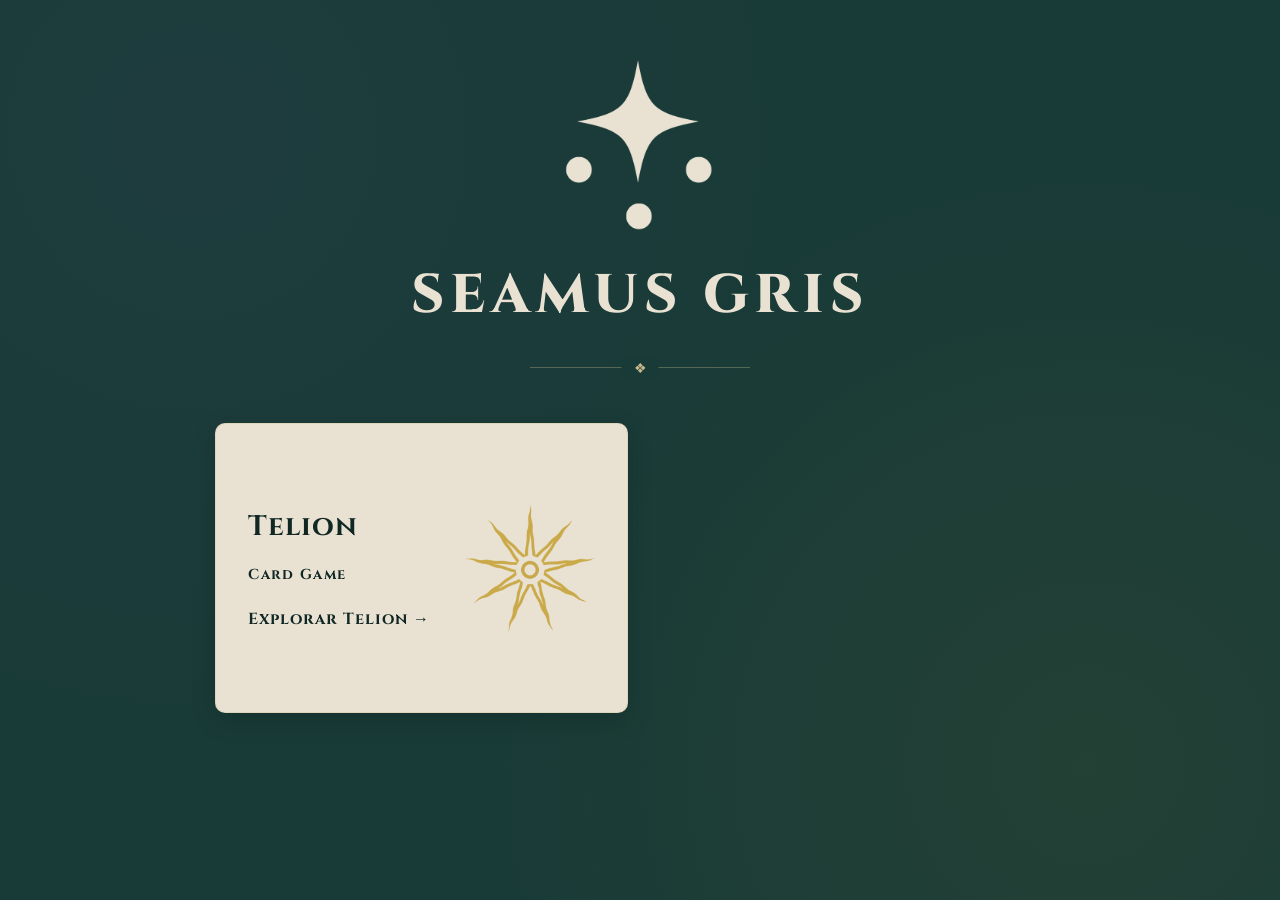
<file: index.html>
<!DOCTYPE html>

<html lang="pt-BR">
<head>
    <meta charset="UTF-8">
    <meta name="viewport" content="width=device-width, initial-scale=1.0">
    
<title>Seamus Gris — Projetos</title>

<link rel="icon" type="image/x-icon" href="favicon.png">

<link rel="preconnect" href="https://fonts.googleapis.com">
<link rel="preconnect" href="https://fonts.gstatic.com" crossorigin>
<link href="https://fonts.googleapis.com/css2?family=Cinzel:wght@600;700;800&family=Lora:ital,wght@0,400;0,500;0,600;1,400&display=swap" rel="stylesheet">

<style>

    @font-face {
            font-family: 'PirataOne';
            src: url('./PirataOne-Regular.ttf') format('truetype');
            font-weight: normal;
            font-style: normal;
        }

    @font-face {
            font-family: 'IFGPSC';
            src: url('./IMFellGreatPrimerSC-Regular.ttf') format('truetype');
            font-weight: normal;
            font-style: normal;
        }

    @font-face {
            font-family: 'Righteous';
            src: url('./Righteous-Regular.ttf') format('truetype');
            font-weight: normal;
            font-style: normal;
        }


    :root {
        --bg-main: #193b37;
        --bg-card: #e9e2d3;
        --bg-card-hover: #ded5c2;

        --accent-green-dark: #294c43;
        --accent-green-light: rgba(82, 107, 91, 0.12);

        /* Bege / destaque */
        --accent-beige: #c7b98f;
        --accent-beige-light: rgba(199, 185, 143, 0.15);

        /* Texto */
        --text-main: #102724;
        --text-light: #e9e2d3;
        --text-muted: #68736d;

        --border-beige: rgba(199, 185, 143, 0.35);

        --font-heading: 'Cinzel', serif;
        --font-body: 'Lora', serif;
        --font-volya: 'PirataOne', serif;
        --font-moira: 'IFGPSC', serif;
        --font-nexus: 'Righteous', sans-serif;
    }

    * {
        box-sizing: border-box;
        margin: 0;
        padding: 0;
    }

    body {
        min-height: 100vh;

        background-color: var(--bg-main);
        color: var(--text-main);

        font-family: var(--font-body);
        font-size: 18px;
        line-height: 1.7;

        background-image:
            radial-gradient(
                circle at 15% 15%,
                rgba(139, 74, 203, 0.045) 0%,
                transparent 45%
            ),
            radial-gradient(
                circle at 85% 85%,
                rgba(181, 138, 24, 0.065) 0%,
                transparent 45%
            );

        background-attachment: fixed;

        -webkit-font-smoothing: antialiased;

        display: flex;
        flex-direction: column;
    }

    .container {
        width: 100%;
        max-width: 1000px;
        margin: 0 auto;
        padding: 50px 25px 30px;
        flex: 1;
    }

    /* =========================
       HEADER
       ========================= */

    header {
        text-align: center;
        margin-bottom: 55px;
    }

    .ornament {
        color: var(--accent-beige);
        font-size: 1.4rem;
        margin-bottom: 14px;
    }

    .main-title {
        font-family: var(--font-heading);
        font-size: 3.4rem;
        font-weight: 800;
        letter-spacing: 6px;
        color: var(--text-light);
        text-transform: uppercase;
        margin-bottom: 8px;
    }

    .subtitle {
        font-family: var(--font-heading);
        font-size: 1rem;
        letter-spacing: 2px;
        color: var(--accent-beige);
        text-transform: uppercase;
    }

    .header-divider {
        width: 220px;
        height: 1px;
        margin: 25px auto 0;
        background: var(--border-beige);
        position: relative;
    }

    .header-divider::after {
        content: '❖';
        position: absolute;
        left: 50%;
        top: 50%;
        transform: translate(-50%, -50%);
        background: var(--bg-main);
        padding: 0 12px;
        color: var(--accent-beige);
        font-size: 0.9rem;
    }

    /* =========================
       INTRO
       ========================= */

    .intro {
        text-align: center;
        max-width: 680px;
        margin: 0 auto 45px;
    }

    .intro p {
        color: var(--text-muted);
        font-size: 1.05rem;
    }

    /* =========================
       PROJECTS
       ========================= */

    .projects-title {
        font-family: var(--font-heading);
        text-align: center;
        font-size: 1.35rem;
        color: var(--accent-beige);
        letter-spacing: 2px;
        text-transform: uppercase;
        margin-bottom: 25px;
    }

    .projects-grid {
        display: grid;
        grid-template-columns: repeat(2, 1fr);
        gap: 25px;
        max-width: 850px;
        margin: 0 auto;
    }

    .project-card {
        display: flex;
        flex-direction: row;
        align-items: center;
        justify-content: space-between;

        min-height: 290px;
        padding: 32px;

        background: var(--bg-card);

        border: 1px solid var(--border-beige);
        border-radius: 10px;

        text-decoration: none;
        color: inherit;

        box-shadow: 0 8px 25px rgba(5, 20, 18, 0.20);

        transition:
            transform 0.25s ease,
            box-shadow 0.25s ease,
            border-color 0.25s ease,
            background 0.25s ease;
    }

    .project-card:hover {
        transform: translateY(-5px);

        background: var(--bg-card-hover);

        border-color: var(--accent-beige);

        box-shadow:
            0 14px 30px rgba(48, 39, 27, 0.12),
            0 0 20px rgba(181, 138, 24, 0.08);
    }

    .project-symbol {
        font-size: 2rem;
        color: var(--accent-beige);
        margin-bottom: 15px;
    }

    .project-name {
        font-family: var(--font-heading);
        font-size: 1.75rem;
        font-weight: 700;
        letter-spacing: 1px;
        color: var(--text-main);
        margin-bottom: 12px;
    }

    .project-type {
        font-family: var(--font-heading);
        font-size: 0.9rem;
        font-weight: 700;
        letter-spacing: 1.5px;
        color: var(--accent-purple);
        margin-bottom: 18px;
    }

    .project-description {
        color: var(--text-muted);
        font-size: 0.95rem;
        line-height: 1.65;
        margin-bottom: 25px;
    }

    .project-link {
        margin-top: auto;

        font-family: var(--font-heading);
        font-size: 1rem;
        font-weight: 700;
        letter-spacing: 1px;

        color: var(--text-main);

        transition: color 0.2s ease;
    }

    .project-card:hover .project-link {
        color: var(--accent-purple);
    }

    .project-info {
        flex: 1;
        min-width: 0;
    }

    .project-logo {
        width: 130px;
        height: 130px;

        flex-shrink: 0;

        display: flex;
        align-items: center;
        justify-content: center;

        margin-left: 30px;
    }

    .project-logo img {
        max-width: 100%;
        max-height: 100%;

        object-fit: contain;

        transition: transform 0.25s ease;
    }

    .project-card:hover .project-logo img {
        transform: scale(1.05);
    }

    /* =========================
       FOOTER
       ========================= */

    footer {
        text-align: center;

        padding: 25px;

        color: var(--text-muted);
        font-size: 0.85rem;

        border-top: 1px solid var(--border-beige);
        margin-top: 55px;
    }

    footer strong {
        font-family: var(--font-heading);
        color: var(--text-main);
        letter-spacing: 1px;
    }

    /* =========================
       MOBILE
       ========================= */

    @media (max-width: 700px) {
        .container {
            padding: 35px 18px 20px;
        }

        .main-title {
            font-size: 2.5rem;
            letter-spacing: 4px;
        }

        .subtitle {
            font-size: 0.8rem;
        }

        .projects-grid {
            grid-template-columns: 1fr;
        }

        .project-card {
            min-height: 250px;
        }
    }
</style>

</head>

<body>

<main class="container">

    <header>
        <img src="seamus-icon.png" style="width: 20%; height: auto;" alt="SeamusGris Logo">

        <h1 class="main-title">Seamus Gris</h1>

        <div class="header-divider"></div>
    </header>


    <section>


        <div class="projects-grid">

            <!-- TELION -->

            <a class="project-card" href="https://seamusgris.github.io/telion/">

                <div class="project-info">
                    <div class="project-name">
                        Telion
                    </div>

                    <div class="project-type">
                        Card Game
                    </div>

                    <div class="project-link">
                        Explorar Telion →
                    </div>
                </div>

                <div class="project-logo">
                     <img src="icon.png" alt="Telion Logo">
                </div>

            </a>


            <!-- VOLYA 

            <a class="project-card" href="./volya/index.html">

                <div class="project-info">
                    <div class="project-name" style="font-family: var(--font-volya); font-size: 2rem;">
                        Volya
                    </div>

                    <div class="project-type" style="font-family: var(--font-volya); font-size: 1.2rem;">
                        Sistema de RPG
                    </div>

                    <div class="project-link" style="font-family: var(--font-volya); font-size: 1.3rem;">
                        Explorar Volya →
                    </div>
                </div>

                <div class="project-logo">
                    <img src="volya-icon.png" alt="Volya Logo">
                </div>

            </a>

            -->

        <!-- MOIRA 

        <a class="project-card" href="/moira/">

            <div class="project-info">
                <div class="project-name" style="font-family: var(--font-moira);">MOIRA</div>
                <div class="project-type" style="font-family: var(--font-moira); font-size: 1rem;">Sistema de RPG baseado em cartas</div>
                <div class="project-link" style="font-family: var(--font-moira); font-size: 1.2rem;">Explorar Moira →</div>
            </div>

            <div class="project-logo">
                <img src="moira.png" alt="Moira Logo">
            </div>

        </a>

        -->

        <!-- NEXUS POINT 

        <a class="project-card" href="/nexus/">

            <div class="project-info">
                <div class="project-name" style="font-family: var(--font-nexus);">NEXUS POINT</div>
                <div class="project-type" style="font-family: var(--font-nexus); font-size: 1rem;">Sistema de RPG modular minimalista</div>
                <div class="project-link" style="font-family: var(--font-nexus); font-size: 1.2rem;">Explorar Nexus Point →</div>
            </div>

            <div class="project-logo">
                <img src="nexus.png" alt="Nexus Logo">
            </div>

        </a>

        -->

        </div>

    </section>

</main>

</body>
</html>
</file>
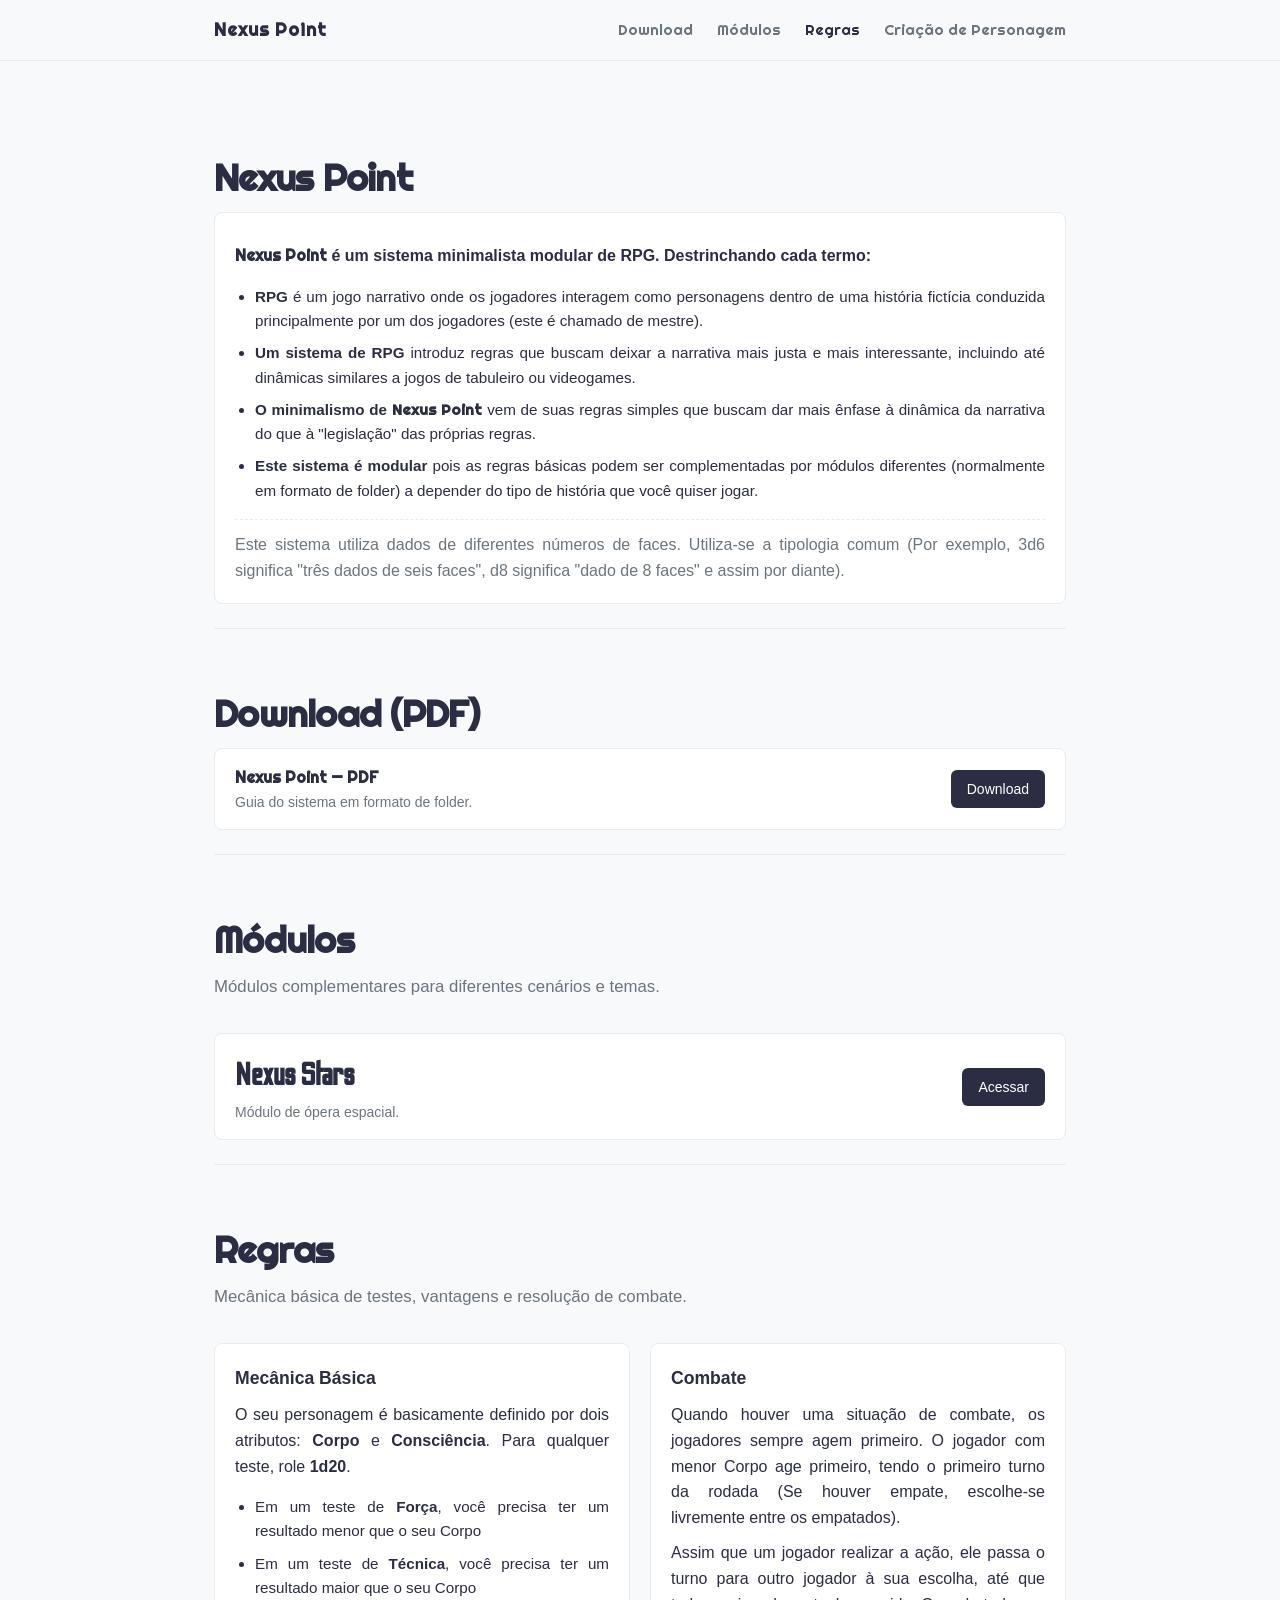
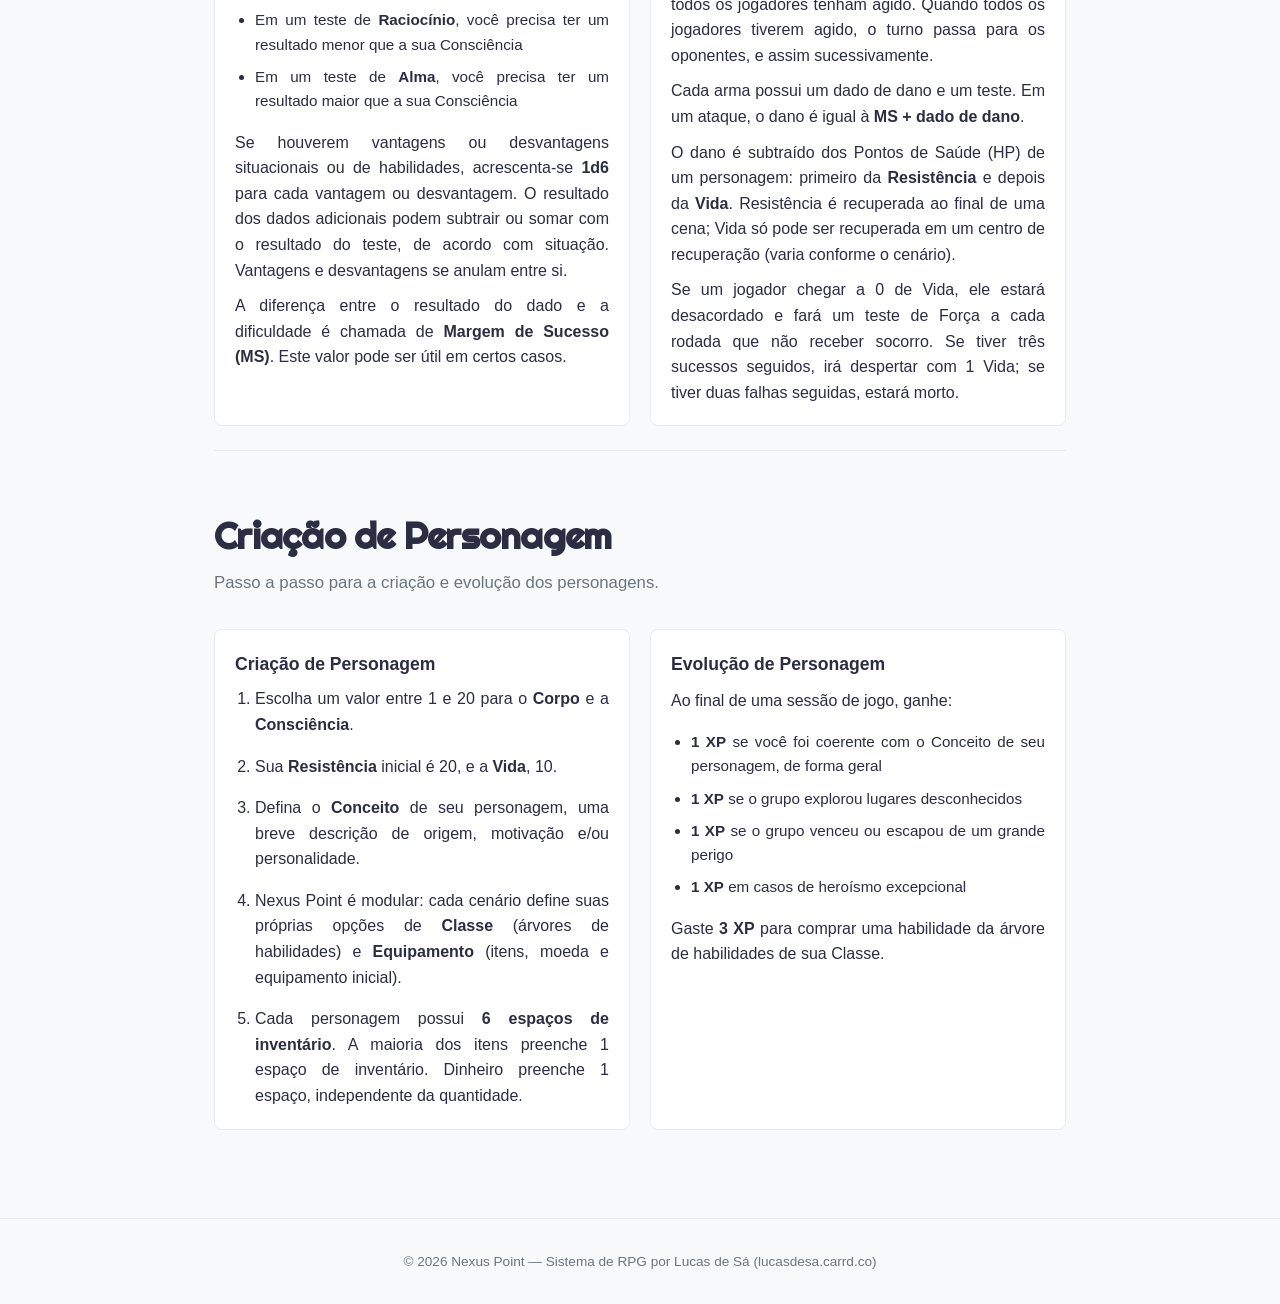
<file: nexus/index.html>
<!DOCTYPE html>
<html lang="pt-BR">
<head>
  <meta charset="UTF-8" />
  <meta name="viewport" content="width=device-width, initial-scale=1.0" />
  <title>Nexus Point RPG</title>
  <link rel="stylesheet" href="style.css" />
</head>
<body>

  <header class="header">
    <div class="header-container">
      <div class="logo">Nexus Point</div>
      <nav class="nav">
        <a href="#download" class="nav-link">Download</a>
        <a href="#modules" class="nav-link">Módulos</a>
        <a href="#rules" class="nav-link active">Regras</a>
        <a href="#character-creation" class="nav-link">Criação de Personagem</a>
      </nav>
    </div>
  </header>

  <main class="main-content">
    
    <!-- Hero / Intro -->
    <section class="section hero-section">
      <h2>Nexus Point</h2>
      
      <div class="card-grid intro-grid">
        <article class="card">
          <p><strong> <a style="font-family: Righteous;">Nexus Point</a> é um sistema minimalista modular de RPG. Destrinchando cada termo:</strong></p>
          <ul class="bullet-list">
            <li><strong>RPG</strong> é um jogo narrativo onde os jogadores interagem como personagens dentro de uma história fictícia conduzida principalmente por um dos jogadores (este é chamado de mestre).</li>
            <li><strong>Um sistema de RPG</strong> introduz regras que buscam deixar a narrativa mais justa e mais interessante, incluindo até dinâmicas similares a jogos de tabuleiro ou videogames.</li>
            <li><strong>O minimalismo de <a style="font-family: Righteous;">Nexus Point</a></strong> vem de suas regras simples que buscam dar mais ênfase à dinâmica da narrativa do que à "legislação" das próprias regras.</li>
            <li><strong>Este sistema é modular</strong> pois as regras básicas podem ser complementadas por módulos diferentes (normalmente em formato de folder) a depender do tipo de história que você quiser jogar.</li>
          </ul>
          <p class="note-text">Este sistema utiliza dados de diferentes números de faces. Utiliza-se a tipologia comum (Por exemplo, 3d6 significa "três dados de seis faces", d8 significa "dado de 8 faces" e assim por diante).</p>
        </article>
      </div>
    </section>

    <!-- Downloads -->
    <section id="download" class="section">
      <h2>Download (PDF)</h2>

      <div class="download-list">
        <div class="download-item">
          <div>
            <strong style="font-family: Righteous;">Nexus Point — PDF</strong>
            <p>Guia do sistema em formato de folder.</p>
          </div>
          <a href="./Nexus-System.pdf" target="_blank" class="btn">Download</a>
        </div>
      </div>
    </section>

        <!-- Módulos -->
    <section id="modules" class="section">
      <h2>Módulos</h2>
      <p class="lead">Módulos complementares para diferentes cenários e temas.</p>

      <!-- <div class="download-list">
        <div class="download-item">
          <div>
            <strong style="font-family: IMFGP; font-size: 2rem;">Nexus Spells</strong>
            <p>Módulo de magia gerativa.</p>
          </div>
          <a href="./spells/" target="_blank" class="btn">Acessar</a>
        </div> -->

        <div class="download-item">
          <div>
            <strong style="font-family: OdibeeSans; font-size: 2rem;">Nexus Stars</strong>
            <p>Módulo de ópera espacial.</p>
          </div>
          <a href="./stars/" target="_blank" class="btn">Acessar</a>
        </div>
      </div>
    </section>
    </section>

    <!-- Regras (Mecânica Básica e Combate) -->
    <section id="rules" class="section">
      <h2>Regras</h2>
      <p class="lead">Mecânica básica de testes, vantagens e resolução de combate.</p>

      <div class="card-grid">
        <article class="card">
          <h3>Mecânica Básica</h3>
          <p>O seu personagem é basicamente definido por dois atributos: <strong>Corpo</strong> e <strong>Consciência</strong>. Para qualquer teste, role <strong>1d20</strong>.</p>
          <ul class="bullet-list">
            <li>Em um teste de <strong>Força</strong>, você precisa ter um resultado menor que o seu Corpo</li>
            <li>Em um teste de <strong>Técnica</strong>, você precisa ter um resultado maior que o seu Corpo</li>
            <li>Em um teste de <strong>Raciocínio</strong>, você precisa ter um resultado menor que a sua Consciência</li>
            <li>Em um teste de <strong>Alma</strong>, você precisa ter um resultado maior que a sua Consciência</li>
          </ul>
          <p>Se houverem vantagens ou desvantagens situacionais ou de habilidades, acrescenta-se <strong>1d6</strong> para cada vantagem ou desvantagem. O resultado dos dados adicionais podem subtrair ou somar com o resultado do teste, de acordo com situação. Vantagens e desvantagens se anulam entre si.</p>
          <p>A diferença entre o resultado do dado e a dificuldade é chamada de <strong>Margem de Sucesso (MS)</strong>. Este valor pode ser útil em certos casos.</p>
        </article>

        <article class="card">
          <h3>Combate</h3>
          <p>Quando houver uma situação de combate, os jogadores sempre agem primeiro. O jogador com menor Corpo age primeiro, tendo o primeiro turno da rodada (Se houver empate, escolhe-se livremente entre os empatados).<br> </p>
          <p>Assim que um jogador realizar a ação, ele passa o turno para outro jogador à sua escolha, até que todos os jogadores tenham agido. Quando todos os jogadores tiverem agido, o turno passa para os oponentes, e assim sucessivamente.</p>
          <p>Cada arma possui um dado de dano e um teste. Em um ataque, o dano é igual à <strong>MS + dado de dano</strong>.</p>
          <p>O dano é subtraído dos Pontos de Saúde (HP) de um personagem: primeiro da <strong>Resistência</strong> e depois da <strong>Vida</strong>. Resistência é recuperada ao final de uma cena; Vida só pode ser recuperada em um centro de recuperação (varia conforme o cenário).</p>
          <p>Se um jogador chegar a 0 de Vida, ele estará desacordado e fará um teste de Força a cada rodada que não receber socorro. Se tiver três sucessos seguidos, irá despertar com 1 Vida; se tiver duas falhas seguidas, estará morto.</p>
        </article>
      </div>
    </section>

    <!-- Criação de Personagem -->
    <section id="character-creation" class="section">
      <h2>Criação de Personagem</h2>
      <p class="lead">Passo a passo para a criação e evolução dos personagens.</p>

      <div class="card-grid">
        <article class="card">
          <h3>Criação de Personagem</h3>
          <ol class="step-list">
            <li>Escolha um valor entre 1 e 20 para o <strong>Corpo</strong> e a <strong>Consciência</strong>.</li>
            <li>Sua <strong>Resistência</strong> inicial é 20, e a <strong>Vida</strong>, 10.</li>
            <li>Defina o <strong>Conceito</strong> de seu personagem, uma breve descrição de origem, motivação e/ou personalidade.</li>
            <li>Nexus Point é modular: cada cenário define suas próprias opções de <strong>Classe</strong> (árvores de habilidades) e <strong>Equipamento</strong> (itens, moeda e equipamento inicial).</li>
            <li>Cada personagem possui <strong>6 espaços de inventário</strong>. A maioria dos itens preenche 1 espaço de inventário. Dinheiro preenche 1 espaço, independente da quantidade.</li>
          </ol>
        </article>

        <article class="card">
          <h3>Evolução de Personagem</h3>
          <p>Ao final de uma sessão de jogo, ganhe:</p>
          <ul class="bullet-list">
            <li><strong>1 XP</strong> se você foi coerente com o Conceito de seu personagem, de forma geral</li>
            <li><strong>1 XP</strong> se o grupo explorou lugares desconhecidos</li>
            <li><strong>1 XP</strong> se o grupo venceu ou escapou de um grande perigo</li>
            <li><strong>1 XP</strong> em casos de heroísmo excepcional</li>
          </ul>
          <p>Gaste <strong>3 XP</strong> para comprar uma habilidade da árvore de habilidades de sua Classe.</p>
        </article>
      </div>
    </section>

  </main>

  <footer class="footer">
    <p>&copy; 2026 Nexus Point — Sistema de RPG por Lucas de Sá (lucasdesa.carrd.co)</p>
  </footer>

</body>
</html>
</file>
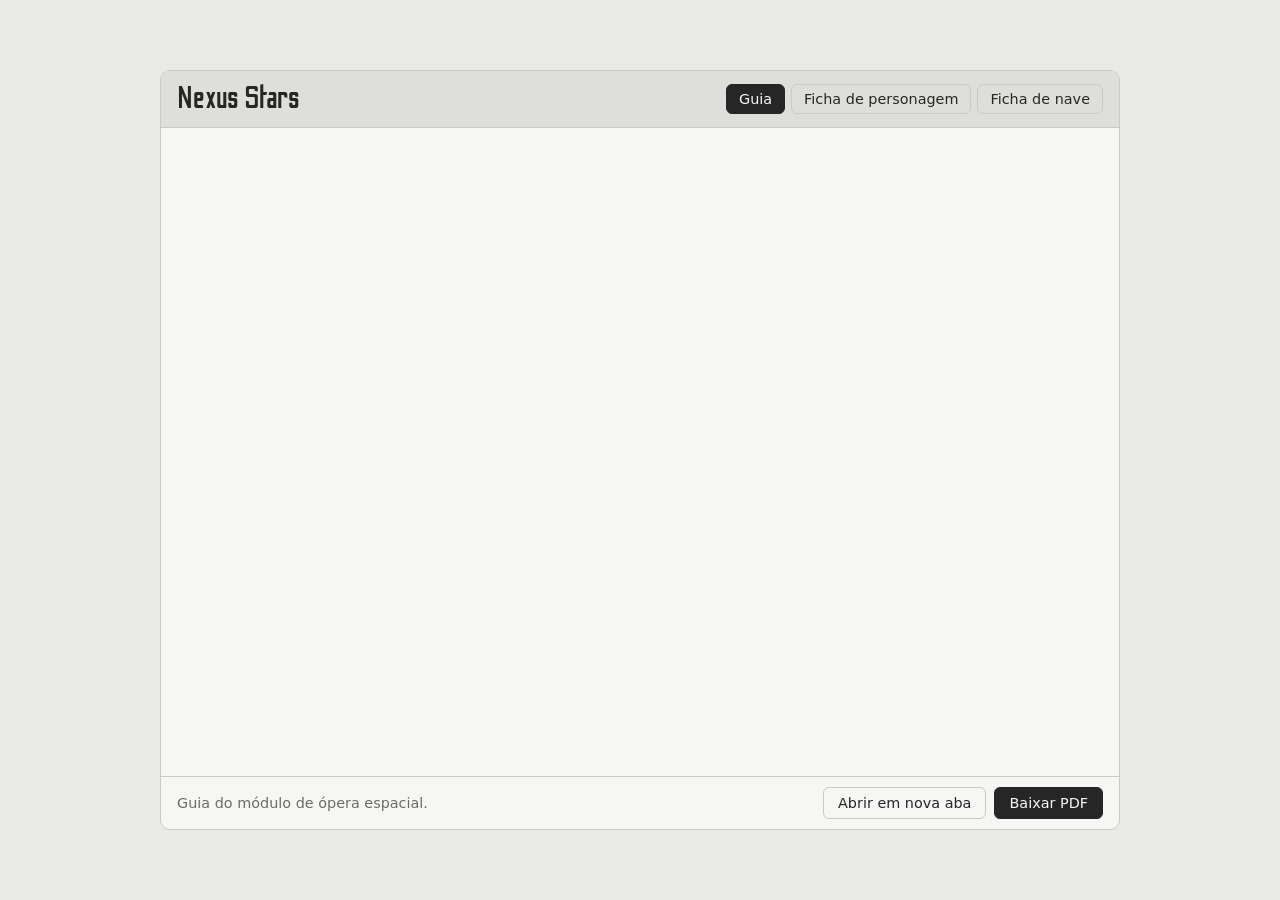
<file: nexus/stars/index.html>
<!DOCTYPE html>
<html lang="pt-BR">
<head>
  <meta charset="UTF-8" />
  <meta name="viewport" content="width=device-width, initial-scale=1, viewport-fit=cover" />
  <title>Nexus Stars</title>
  <link rel="preconnect" href="https://fonts.googleapis.com" />
  <link rel="preconnect" href="https://fonts.gstatic.com" crossorigin />
  <link href="https://fonts.googleapis.com/css2?family=Odibee+Sans&display=swap" rel="stylesheet" />
  <style>
    :root {
      --bg: #e9e9e7;
      --window: #f6f6f4;
      --bar: #dededb;
      --ink: #262626;
      --muted: #6b6b68;
      --line: #c9c9c5;
      --active: #262626;
      --active-ink: #f6f6f4;
      --title: "Odibee Sans", "Bebas Neue", Impact, "Arial Narrow", sans-serif;
      --body: system-ui, -apple-system, "Segoe UI", Roboto, sans-serif;
      color-scheme: light;
    }
    @media (prefers-color-scheme: dark) {
      :root:not([data-theme="light"]) {
        --bg: #151617;
        --window: #202123;
        --bar: #2a2b2d;
        --ink: #ececea;
        --muted: #9a9a96;
        --line: #3a3b3d;
        --active: #ececea;
        --active-ink: #202123;
        color-scheme: dark;
      }
    }
    :root[data-theme="dark"] {
      --bg: #151617;
      --window: #202123;
      --bar: #2a2b2d;
      --ink: #ececea;
      --muted: #9a9a96;
      --line: #3a3b3d;
      --active: #ececea;
      --active-ink: #202123;
      color-scheme: dark;
    }

    * { box-sizing: border-box; }
    html, body { height: 100%; margin: 0; }
    body {
      background: var(--bg);
      color: var(--ink);
      font-family: var(--body);
      display: grid;
      place-items: center;
      padding: 16px;
      padding-top: calc(16px + env(safe-area-inset-top, 0px));
      padding-bottom: calc(16px + env(safe-area-inset-bottom, 0px));
    }

    .window {
      width: min(960px, 100%);
      height: min(760px, 100%);
      background: var(--window);
      border: 1px solid var(--line);
      border-radius: 10px;
      display: flex;
      flex-direction: column;
      overflow: hidden;
    }

    .bar {
      background: var(--bar);
      border-bottom: 1px solid var(--line);
      padding: 12px 16px;
      display: flex;
      flex-wrap: wrap;
      align-items: center;
      gap: 12px 24px;
    }
    h1 {
      font-family: var(--title);
      font-weight: 400;
      font-size: 2rem;
      line-height: 1;
      margin: 0;
      letter-spacing: 0.01em;
    }
    .tabs { display: flex; flex-wrap: wrap; gap: 6px; margin-left: auto; }
    .tab {
      font: inherit;
      font-size: 0.9rem;
      color: var(--ink);
      background: transparent;
      border: 1px solid var(--line);
      border-radius: 6px;
      padding: 6px 12px;
      cursor: pointer;
    }
    .tab:hover { border-color: var(--ink); }
    .tab[aria-selected="true"] {
      background: var(--active);
      color: var(--active-ink);
      border-color: var(--active);
    }
    .tab:focus-visible, .btn:focus-visible { outline: 2px solid var(--ink); outline-offset: 2px; }

    .viewer { flex: 1; min-height: 0; background: var(--window); }
    .viewer iframe { width: 100%; height: 100%; border: 0; display: block; }

    .foot {
      border-top: 1px solid var(--line);
      padding: 10px 16px;
      display: flex;
      flex-wrap: wrap;
      align-items: center;
      justify-content: space-between;
      gap: 8px 16px;
    }
    .desc { margin: 0; font-size: 0.9rem; color: var(--muted); }
    .actions { display: flex; gap: 8px; }
    .btn {
      font: inherit;
      font-size: 0.9rem;
      text-decoration: none;
      color: var(--ink);
      border: 1px solid var(--line);
      border-radius: 6px;
      padding: 7px 14px;
    }
    .btn:hover { border-color: var(--ink); }
    .btn.primary { background: var(--active); color: var(--active-ink); border-color: var(--active); }

    @media (max-width: 560px) {
      body { padding: 0; }
      .window { border-radius: 0; border-left: 0; border-right: 0; height: 100%; }
      .tabs { margin-left: 0; }
      .actions { width: 100%; }
      .btn { flex: 1; text-align: center; }
    }
  </style>
</head>
<body>

  <main class="window">
    <header class="bar">
      <h1>Nexus Stars</h1>
      <div class="tabs" role="tablist" aria-label="Documentos">
        <button class="tab" role="tab" data-i="0" aria-selected="true">Guia</button>
        <button class="tab" role="tab" data-i="1" aria-selected="false">Ficha de personagem</button>
        <button class="tab" role="tab" data-i="2" aria-selected="false">Ficha de nave</button>
      </div>
    </header>

    <div class="viewer">
      <iframe id="frame" title="Visualizador de PDF"></iframe>
    </div>

    <footer class="foot">
      <p class="desc" id="desc"></p>
      <div class="actions">
        <a class="btn" id="open" target="_blank" rel="noopener">Abrir em nova aba</a>
        <a class="btn primary" id="download" download>Baixar PDF</a>
      </div>
    </footer>
  </main>

  <script>
    // Ajuste os nomes dos arquivos se necessário (devem estar na mesma pasta desta página).
    const docs = [
      { file: "Nexus Stars.pdf", desc: "Guia do módulo de ópera espacial." },
      { file: "Nexus Stars - Ficha de Personagem.pdf", desc: "Ficha com o guia de criação de personagem." },
      { file: "Nexus-Stars-Ficha-de-Nave.pdf", desc: "Ficha de nave com o guia de montagem e custos." }
    ];

    const frame = document.getElementById("frame");
    const desc = document.getElementById("desc");
    const openBtn = document.getElementById("open");
    const downloadBtn = document.getElementById("download");
    const tabs = document.querySelectorAll(".tab");

    function show(i) {
      const d = docs[i];
      frame.src = d.file + "#view=FitH";
      desc.textContent = d.desc;
      openBtn.href = d.file;
      downloadBtn.href = d.file;
      tabs.forEach((t, n) => t.setAttribute("aria-selected", String(n === i)));
      try { history.replaceState(null, "", "#" + ["guia", "personagem", "nave"][i]); } catch (e) {}
    }

    tabs.forEach(t => t.addEventListener("click", () => show(Number(t.dataset.i))));

    const start = ["#guia", "#personagem", "#nave"].indexOf(location.hash);
    show(start > -1 ? start : 0);
  </script>
</body>
</html>
</file>
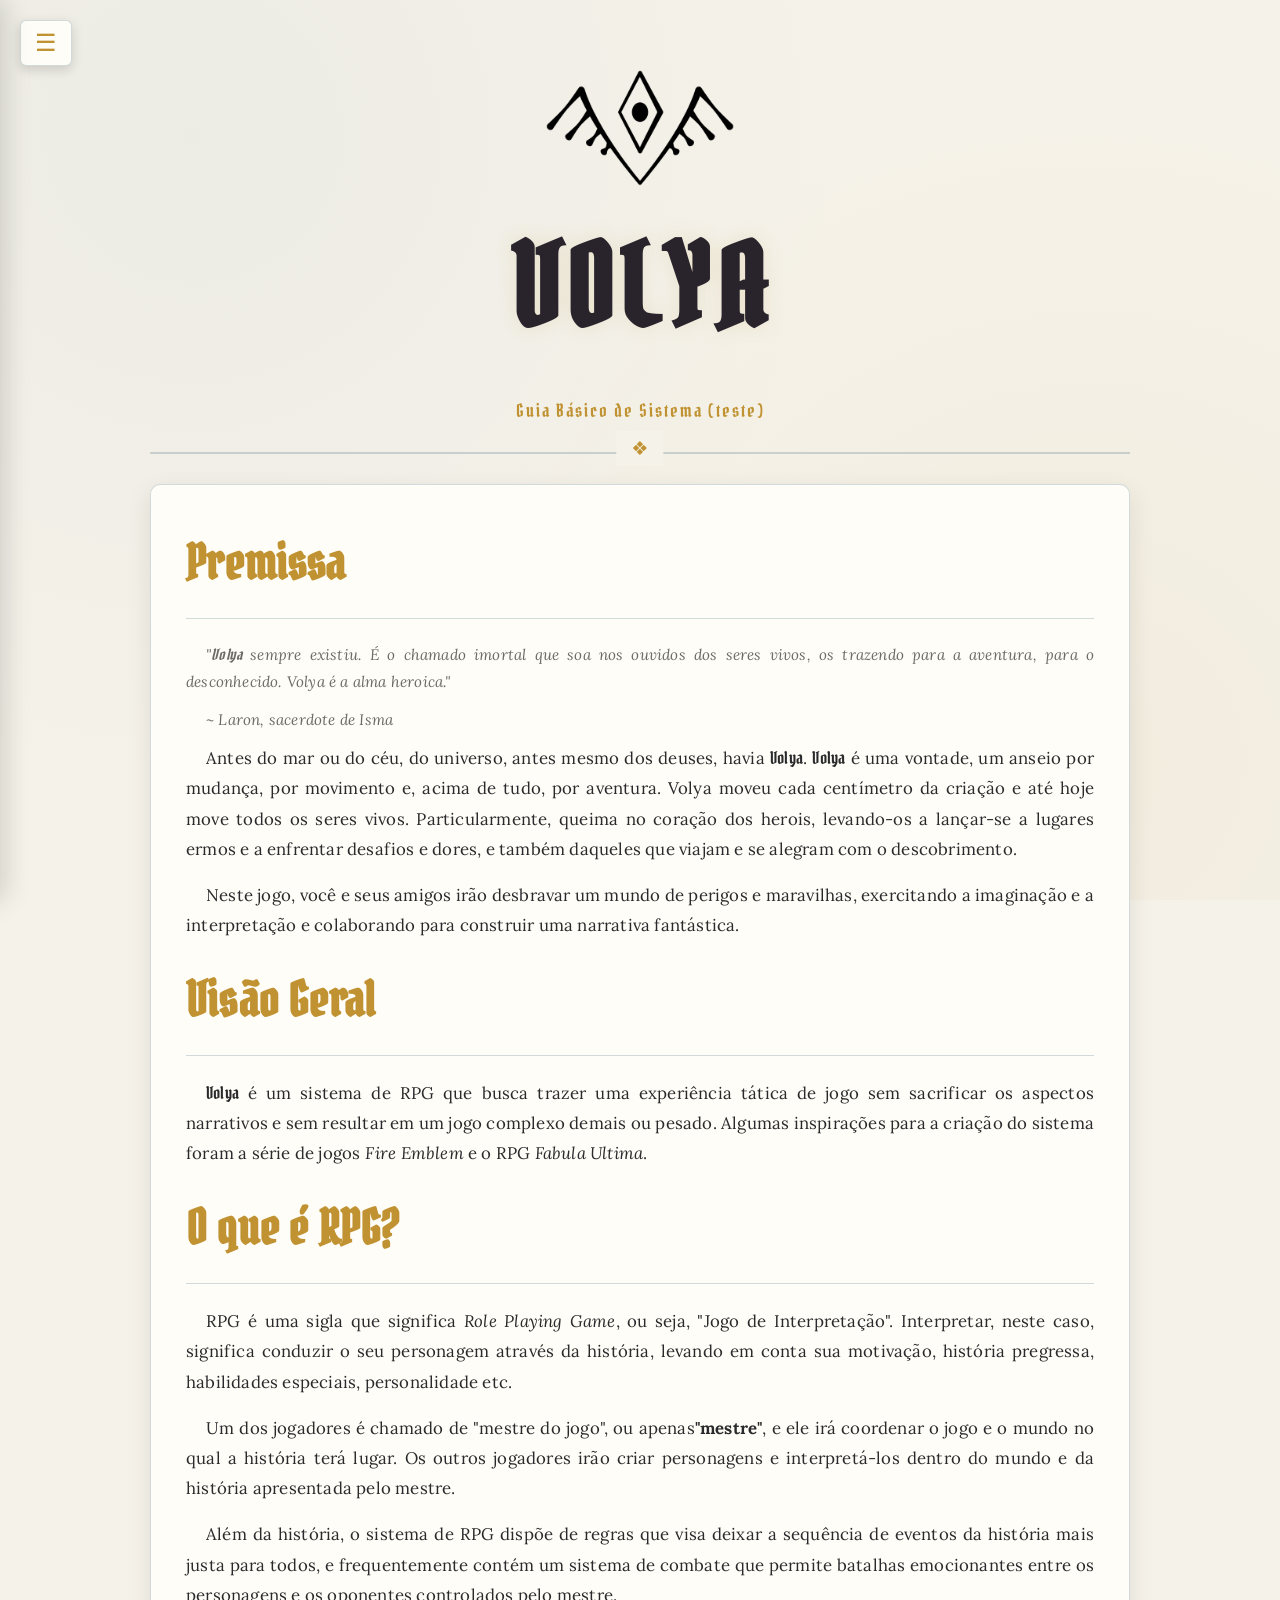
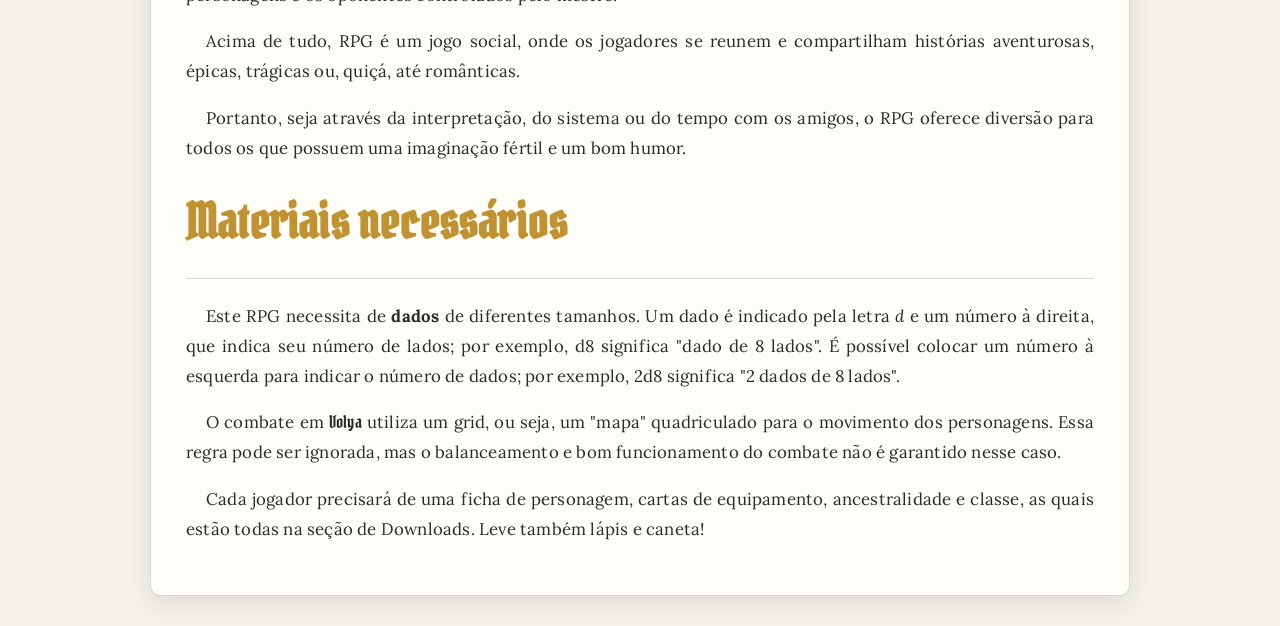
<file: a-demanda/index1.html>
<!DOCTYPE html>
<html lang="pt-BR">
<head>
    <meta charset="UTF-8">
    <meta name="viewport" content="width=device-width, initial-scale=1.0">
    <title>Volya RPG (teste)</title>
    <link rel="icon" type="image/x-icon" href="volya-favicon.png">
    <link rel="stylesheet" href="volya.css">
</head>

<body>
    
    <!-- Botão para abrir/fechar a sidebar -->
    <button class="sidebar-toggle" onclick="toggleSidebar()">☰</button>

    <!-- Sidebar Retrátil -->
    <aside class="sidebar" id="sidebar">
        <button class="close-btn" onclick="toggleSidebar()">✕</button>
        <div class="sidebar-header">
            <h3>Navegação</h3>
        </div>
        <nav class="sidebar-nav">
            <button class="tab-button active" onclick="switchTab(event, 'inicio')">Início</button>
            <button class="tab-button" onclick="switchTab(event, 'personagens')">Criação de Personagens</button>
            <button class="tab-button" onclick="switchTab(event, 'regras')">Regras</button>
            <button class="tab-button" onclick="switchTab(event, 'combate')">Combate</button>
            <button class="tab-button" onclick="switchTab(event, 'equipamento')">Itens e Equipamento</button>
            <button class="tab-button" onclick="switchTab(event, 'progressao')">Progressão</button>
            <button class="tab-button" onclick="switchTab(event, 'downloads')">Downloads</button>
        </nav>
    </aside>

    <div class="container">
        
         <header>
            <img src="volya.png" style="width: 20%; height: auto; margin-bottom: -50px;" alt="Volya Logo">
            <h1 class="main-title">Volya</h1>
            <div class="subtitle">Guia Básico de Sistema (teste)</div>
        </header>

        <div id="inicio" class="tab-content active">
            <div class="panel">
                <h2 class="section-title">Premissa</h2>
                <p style="font-size: 0.95rem; color: var(--text-muted); margin-bottom: 10px;"><em>"<span class="emphasis">Volya</span> sempre existiu. É o chamado imortal que soa nos ouvidos dos seres vivos, os trazendo para a aventura, para o desconhecido. Volya é a alma heroica."</em></p>
                <p style="font-size: 0.95rem; color: var(--text-muted); margin-bottom: 10px;"><em>~ Laron, sacerdote de Isma</em></p>
                <p>
                    Antes do mar ou do céu, do universo, antes mesmo dos deuses, havia <span class="emphasis">Volya</span>. <span class="emphasis">Volya</span> é uma vontade, um anseio por mudança, por movimento e, acima de tudo, por aventura. Volya moveu cada centímetro da criação e até hoje move todos os seres vivos. Particularmente, queima no coração dos herois, levando-os a lançar-se a lugares ermos e a enfrentar desafios e dores, e também daqueles que viajam e se alegram com o descobrimento.
                </p>
                <p>
                    Neste jogo, você e seus amigos irão desbravar um mundo de perigos e maravilhas, exercitando a imaginação e a interpretação e colaborando para construir uma narrativa fantástica.
                </p>

                <h2 class="section-title">Visão Geral</h2>
                <p>
                    <span class="emphasis">Volya</span> é um sistema de RPG que busca trazer uma experiência tática de jogo sem sacrificar os aspectos narrativos e sem resultar em um jogo complexo demais ou pesado. Algumas inspirações para a criação do sistema foram a série de jogos <i>Fire Emblem</i> e o RPG <i>Fabula Ultima</i>.
                </p>

                <h2 class="section-title">O que é RPG?</h2>
                <p>
                    RPG é uma sigla que significa <i>Role Playing Game</i>, ou seja, "Jogo de Interpretação". Interpretar, neste caso, significa conduzir o seu personagem através da história, levando em conta sua motivação, história pregressa, habilidades especiais, personalidade etc.
                </p>
                <p>
                    Um dos jogadores é chamado de "mestre do jogo", ou apenas<strong>"mestre"</strong>, e ele irá coordenar o jogo e o mundo no qual a história terá lugar. Os outros jogadores irão criar personagens e interpretá-los dentro do mundo e da história apresentada pelo mestre.
                </p>
                <p>
                    Além da história, o sistema de RPG dispõe de regras que visa deixar a sequência de eventos da história mais justa para todos, e frequentemente contém um sistema de combate que permite batalhas emocionantes entre os personagens e os oponentes controlados pelo mestre.
                </p>
                <p>
                    Acima de tudo, RPG é um jogo social, onde os jogadores se reunem e compartilham histórias aventurosas, épicas, trágicas ou, quiçá, até românticas.
                </p>
                <p>
                    Portanto, seja através da interpretação, do sistema ou do tempo com os amigos, o RPG oferece diversão para todos os que possuem uma imaginação fértil e um bom humor.
                </p>

                <h2 class="section-title">Materiais necessários</h2>
                <p>
                    Este RPG necessita de <strong>dados</strong> de diferentes tamanhos. Um dado é indicado pela letra <i>d</i> e um número à direita, que indica seu número de lados; por exemplo, d8 significa "dado de 8 lados". É possível colocar um número à esquerda para indicar o número de dados; por exemplo, 2d8 significa "2 dados de 8 lados".
                </p>
                <p>
                    O combate em <span class="emphasis">Volya</span> utiliza um grid, ou seja, um "mapa" quadriculado para o movimento dos personagens. Essa regra pode ser ignorada, mas o balanceamento e bom funcionamento do combate não é garantido nesse caso.
                </p>
                <p>
                    Cada jogador precisará de uma ficha de personagem, cartas de equipamento, ancestralidade e classe, as quais estão todas na seção de Downloads. Leve também lápis e caneta!
                </p>
            </div>
        </div>

         <div id="personagens" class="tab-content">
            <div class="panel">
                <!-- <h2 class="section-title">Características Gerais</h2>
                <p>
                    Um personagem em <span class="emphasis">Volya</span> possui:
                </p>
                <ul>
                    <li><strong>Atributos</strong> que indicam suas capacidades naturais. Os seis atributos de <span class="emphasis">Volya</span> são: <strong>Vigor, Agilidade, Técnica, Mente, Empatia e Espírito</strong>.</li>
                    <li><strong>Evasão, Defesa e Movimento</strong>, características de combate que derivam dos atributos do personagem.</li>
                    <li><strong>Vida e Resistência</strong>, pontos que indicam a saúde de seu personagem.</li>
                    <li><strong>Ancestralidade</strong>, que envolve principalmente fatores biológicos mas também culturais.</li>
                    <li><strong>Classe</strong> de personagem, que indica seu modo de vida comum e suas habilidades especiais.</li>
                    <li><strong>Afinidades</strong> com determinados equipamentos, magias ou técnicas.</li>
                    <li><strong>Traços</strong> que indicam personalidade e a ideia geral de seu personagem.</li>
                    <li><strong>Itens e Equipamentos</strong> levados por seu personagem.</li>
                </ul> -->

                <p>Utilize a ficha de personagem para guardar as informações sobre o seu personagem. Inicie dando um <strong>nome</strong> a ele. Em seguida, siga estas etapas, não necessariamente nesta ordem:</p>
                
                <h2 class="section-title">Ancestralidade e Classe</h2>
                <p>
                    Escolha uma carta de Ancestralidade e uma de Classe para seu personagem, e anote esta informação na ficha. Cada Ancestralidade e Classe inicia no <i>rank</i> D.
                </p>
                <p>
                    A Ancestralidade indica principalmente as características biológicas do personagem, mas também abrange fatores culturais. Classe indica seu modo de vida, suas proficiências e suas habilidade especiais.
                </p>

                <h2 class="section-title">Traços</h2>
                <p>
                    Cada Traço carrega informações importantes sobre quem é o seu personagem e como ele é, e podem ser usadas durante o jogo. Não há ordem certa para criar os Traços de seu personagem, siga a ordem que parecer mais lógica a você. Além dos itens deste tópico, Classe também conta como um Traço.
                </p>
                
                <h3 class="subsection-title">Conceito</h3>
                <p>
                    Escreva o <strong>Conceito</strong> de seu personagem. O Conceito é uma descrição de seu personagem que deve ser breve e deve englobar a ideia geral dele, podendo incluir aspectos como: aparência, motivação, eventos centrais, costumes etc.
                </p>

                <h3 class="subsection-title">Origem, Tema e Personalidade</h3>
                <p>
                    Escolha ou role aleatoriamente <strong>a Origem, o Tema e a Personalidade</strong> de seu personagem. Cada um destes Traços possuem uma tabela de geração aleatória, porém você pode escolher um item, se preferir, ou mesmo criar um Traço de acordo com a sua ideia para o personagem (inclusive, isso é incentivado).
                </p>
                <p>
                    <strong>Origem</strong> é uma ideia abstrata do contexto em que seu personagem vive ou viveu, baseando-se em uma única palavra. Role 1d12 ou escolha:
                </p>
                <div class="result-list">

                    <div class="result-item">
                        <span class="result-number">1</span>
                        <span>Comerciante</span>
                    </div>

                    <div class="result-item">
                        <span class="result-number">2</span>
                        <span>Nobre</span>
                    </div>

                    <div class="result-item">
                        <span class="result-number">3</span>
                        <span>Erudito</span>
                    </div>

                    <div class="result-item">
                        <span class="result-number">4</span>
                        <span>Caçador</span>
                    </div>

                    <div class="result-item">
                        <span class="result-number">5</span>
                        <span>Aprendiz</span>
                    </div>

                    <div class="result-item">
                        <span class="result-number">6</span>
                        <span>Mercenário</span>
                    </div>

                    <div class="result-item">
                        <span class="result-number">7</span>
                        <span>Pastor</span>
                    </div>

                    <div class="result-item">
                        <span class="result-number">8</span>
                        <span>Soldado</span>
                    </div>

                    <div class="result-item">
                        <span class="result-number">9</span>
                        <span>Viajante</span>
                    </div>

                    <div class="result-item">
                        <span class="result-number">10</span>
                        <span>Místico</span>
                    </div>

                    <div class="result-item">
                        <span class="result-number">11</span>
                        <span>Bardo</span>
                    </div>

                    <div class="result-item">
                        <span class="result-number">12</span>
                        <span>Ferreiro</span>
                    </div>

                </div>

                <p>
                    <strong>Tema</strong> é sua motivação e aquilo que você defende. O Tema consiste de apenas uma palavra, e o jogador deve imaginar o que seria este Tema e que histórias a constroem; por exemplo: o que originou a sua <i>Vingança</i>? Ou, que <i>Conhecimento</i> você busca? Role 1d12 ou escolha:
                </p>

                <div class="result-list">

                    <div class="result-item">
                        <span class="result-number">1</span>
                        <span>Vingança</span>
                    </div>

                    <div class="result-item">
                        <span class="result-number">2</span>
                        <span>Conhecimento</span>
                    </div>

                    <div class="result-item">
                        <span class="result-number">3</span>
                        <span>Dever</span>
                    </div>

                    <div class="result-item">
                        <span class="result-number">4</span>
                        <span>Amor</span>
                    </div>

                    <div class="result-item">
                        <span class="result-number">5</span>
                        <span>Dinheiro</span>
                    </div>

                    <div class="result-item">
                        <span class="result-number">6</span>
                        <span>Liberdade</span>
                    </div>

                    <div class="result-item">
                        <span class="result-number">7</span>
                        <span>Poder</span>
                    </div>

                    <div class="result-item">
                        <span class="result-number">8</span>
                        <span>Diversão</span>
                    </div>

                    <div class="result-item">
                        <span class="result-number">9</span>
                        <span>Piedade</span>
                    </div>

                    <div class="result-item">
                        <span class="result-number">10</span>
                        <span>Justiça</span>
                    </div>

                    <div class="result-item">
                        <span class="result-number">11</span>
                        <span>Medo</span>
                    </div>

                    <div class="result-item">
                        <span class="result-number">12</span>
                        <span>[Role dois]</span>
                    </div>

                </div>

                <p>
                    <strong>Personalidade</strong> representa seu temperamento e estilo. Vale lembrar que a Personalidade não é uma limitação para o que o personagem pode fazer, mas um guia para saber como ele agiria em determinadas situações. Role 1d20 duas vezes ou escolha:
                </p>

                <div class="result-list">

                    <div class="result-item">
                        <span class="result-number">1</span>
                        <span>Narcisista</span>
                    </div>

                    <div class="result-item">
                        <span class="result-number">2</span>
                        <span>Audacioso</span>
                    </div>

                    <div class="result-item">
                        <span class="result-number">3</span>
                        <span>Imponente</span>
                    </div>

                    <div class="result-item">
                        <span class="result-number">4</span>
                        <span>Melancólico</span>
                    </div>

                    <div class="result-item">
                        <span class="result-number">5</span>
                        <span>Comedido</span>
                    </div>

                    <div class="result-item">
                        <span class="result-number">6</span>
                        <span>Curioso</span>
                    </div>

                    <div class="result-item">
                        <span class="result-number">7</span>
                        <span>Engraçado</span>
                    </div>

                    <div class="result-item">
                        <span class="result-number">8</span>
                        <span>Medroso</span>
                    </div>

                    <div class="result-item">
                        <span class="result-number">9</span>
                        <span>Raivoso</span>
                    </div>

                    <div class="result-item">
                        <span class="result-number">10</span>
                        <span>Romântico</span>
                    </div>

                    <div class="result-item">
                        <span class="result-number">11</span>
                        <span>Indiferente</span>
                    </div>

                    <div class="result-item">
                        <span class="result-number">12</span>
                        <span>Extrovertido</span>
                    </div>

                    <div class="result-item">
                        <span class="result-number">13</span>
                        <span>Resoluto</span>
                    </div>

                    <div class="result-item">
                        <span class="result-number">14</span>
                        <span>Distante</span>
                    </div>

                    <div class="result-item">
                        <span class="result-number">15</span>
                        <span>Cínico</span>
                    </div>

                    <div class="result-item">
                        <span class="result-number">16</span>
                        <span>Astuto</span>
                    </div>

                    <div class="result-item">
                        <span class="result-number">17</span>
                        <span>Pacífico</span>
                    </div>

                    <div class="result-item">
                        <span class="result-number">18</span>
                        <span>Retraído</span>
                    </div>

                    <div class="result-item">
                        <span class="result-number">19</span>
                        <span>Metódico</span>
                    </div>

                    <div class="result-item">
                        <span class="result-number">20</span>
                        <span>Piedoso</span>
                    </div>

                </div>

                <h2 class="section-title">Afinidades</h2>
                <p>
                    Seu personagem possui um grau de <strong>Afinidades</strong> (isto é, experiência e familiaridade) com determinados equipamentos ou artes. Escolha <strong>três afinidades</strong> para o seu personagem, anotando-as no <i>rank</i> D de sua ficha. As afinidades são agrupadas em:
                </p>
                <p>
                    <strong>Armas:</strong> Espadas, Machados, Lanças, Arcos, Marciais.
                </p>
                <p>
                    <strong>Armaduras:</strong> Leves, Pesadas, Completas, Escudos.
                </p>
                <p>
                    <strong>Magias:</strong> Arcana, Verbal.
                </p>
                <p>
                    <strong>Instrumentos:</strong> Lira, Flauta, Percussão.
                </p>

                <h2 class="section-title">Atributos</h2>
                <p>
                    Os <strong>Atributos</strong> indicam as capacidades intrínsecas ao seu personagem.
                </p>
                <p>
                    O jogador deve <strong>distribuir 8 pontos</strong> entre os atributos. Um atributo com valor 1 significa a média humana, 3 significa acima da média. Também é possível ter <strong>valores negativos</strong>: 0 significa levemente abaixo da média, -2 representa abaixo da média.
                </p>
                <p>
                    É possível retirar pontos de um atributo voluntariamente para aumentar outros atributos, mas não é permitido ultrapassar o limite de 5 e -5.
                </p>

                <h2 class="section-title">Evasão, Defesa e Movimento</h2>
                <p>Estas são características derivadas que afetam basicamente o combate do jogo, e o valor mínimo de cada uma delas é 1:</p>
                <p style="text-align: center;"><i>Evasão = Agilidade + 5</i></p>
                <p style="text-align: center;"><i>Defesa = defesa da armadura</i></p>
                <p style="text-align: center;"><i>Movimento = Agilidade * 2</i></p>

                <h2 class="section-title">Resistência e Vida</h2>
                <p>
                    O valor base de Resistência é <strong>(Vigor * 3) + resistência da armadura</strong>, e o valor base de Vida é sempre <strong>10</strong>. O valor total de Resistência nunca pode ser menor do que 0.
                </p>

                <h2 class="section-title">Itens e Equipamento</h2>
                <p>
                    Cada jogador possui um total de <strong>50 Ac (aces)</strong> iniciais para comprar itens e equipamentos para o personagem.
                </p>
                <p>
                    Um personagem possui <strong>8 espaços de inventário</strong>, sendo que cada espaço é ocupado por um item ou equipamento. <strong>Dinheiro ocupa espaço de inventário</strong>, porém um espaço de inventário ocupa uma quantidade indefinida de dinheiro.
                </p>

                </div>
        </div>

        <div id="regras" class="tab-content">
            <div class="panel">
                <h2 class="section-title">Mecânica Básica</h2>
                <p>
                    Em qualquer ação do personagem, o mestre pode pedir do jogador um <strong>teste</strong> para saber se o personagem teve sucesso nessa ação.
                </p>
                <p>
                    Um teste consiste em: jogar <strong>2d8</strong> e somar ao resultado o valor de um <strong>atributo</strong> relacionado à ação, determinado pelo mestre. Se o resultado for igual ou superior ao valor de <strong>dificuldade</strong>, isso é um sucesso.
                </p>
                <p>
                    As dificuldades padrão para testes são: <strong>10</strong> para testes <strong>comuns</strong>, <strong>7</strong> para testes <strong>fáceis</strong> e <strong>14</strong> para testes <strong>difíceis</strong>. Este valor pode variar de acordo com o arbítrio do mestre.
                </p>
                <p>Se, em um lance, um jogador conseguir o valor <strong>7 ou 8</strong> em ambos os dados, isso é um <strong>sucesso crítico</strong>. O jogador possui um grande sucesso, recebe uma Volya e melhora a situação em que o personagem se encontra.</p>

                <p>Se o mestre quiser dar uma <strong>vantagem</strong> ou <strong>desvantagem</strong> a um teste por qualquer motivo, isso se dará da seguinte maneira: em uma <strong>vantagem</strong>, o jogador irá rolar novamente o dado que obteve o menor resultado e manter o resultado maior; em uma <strong>desvantagem</strong>, ele irá rolar novamente o dado que obteve o maior resultado e manter o resultado menor. </p>

                <h2 class="section-title">Destino</h2>
                <p>
                    Destino é um recurso que o jogador pode utilizar para ter vantagem em determinadas situações, invocando os Traços de seu personagem.
                </p>
                <p>
                    Cada jogador começa uma sessão com um <i>token</i> de Volya. Antes de qualquer teste, um jogador pode gastar um Volya para adicionar àquele teste um d8. Para isso, ele precisa explicitar a relação entre a situação do teste e <strong>um de seus Traços</strong>. Se isso acontecer, o jogador devolve o <i>token</i> ao mestre e marca um EXP em sua ficha.
                </p>
                <div class="highlight-box">
                    <p>Por exemplo:</p>
                    <p>
                        Um jogador se encontra em uma situação em que precisa rastrear um fugitivo. Ele vê que seu personagem possui a Origem "Caçador", e pergunta do mestre se é viável usar Volya para ter uma vantagem nesse teste, já que a sua Origem está relacionada à situação. O mestre permite, e o jogador gasta um Destino, tendo 1d8 adicional naquele teste e marcando um EXP na ficha do personagem.
                    </p>
                </div>
            </div>
        </div>

        <div id="combate" class="tab-content">
            <div class="panel">
                <h2 class="section-title">Fases e Rodadas</h2>
                <p>
                    Os jogadores sempre são os primeiros a agir em um combate. O primeiro jogador a agir é o que possui maior Agilidade ou o que estiver mais pronto para agir. Ao terminar sua ação da rodada, o jogador deverá passar o turno para outro jogador de sua escolha que ainda não tenha agido nessa rodada. Assim que todos os jogadores tiverem agido, o mestre irá agir através de seus personagens como preferir, de forma que cada um tenha sua ação da rodada.
                </p>

                <h2 class="section-title">Movimento e Ações</h2>
                <p>
                    O combate em <span class="emphasis">Volya</span> foi feito para funcionar em um grid, isto é, um espaço quadriculado onde os personagens se movem. Adaptações podem ser feitas de forma não-oficial.
                </p>
                <p>
                    Cada jogador pode mover-se um número de casas igual ao seu Movimento, em qualquer direção (menos em diagonais). Após mover-se, o jogador poderá realizar uma ação qualquer, que pode ser atacar, utilizar um item, mudar algo no cenário etc.
                </p>
                <p>Trocar de equipamento não consome a ação da rodada, exceto se este equipamento for armadura.</p>

                <h2 class="section-title">Ataque e Dano</h2>
                <p>Se um personagem resolver atacar um inimigo, ele <strong>não fará testes</strong>; ao invés disso, ele simplesmente irá <strong>rolar os dados de dano</strong> de sua arma (ou, se estiver desarmado, infligirá dano igual ao seu Vigor).</p>
                <p>Se o dano de um ataque for <strong>igual ou maior à Evasão do oponente</strong>, o ataque acerta e o oponente recebe dano; caso contrário, o oponente evade o ataque. <strong>A Defesa do oponente é subtraída do dano total</strong>, e o dano restante é subtraído da Resistência do oponente.</p>
                <p>Vale lembrar que as armas possuem uma lógica de vantagens entre si, indicadas nas cartas de equipamento. Cada vantagem permite que o jogador role novamente um dos dado de dano, à sua escolha.</p>

                <h2 class="section-title">Resistência e Vida</h2>
                <p>
                    Quando um jogador recebe dano, este dano é subtraído de sua Resistência. Ao final de um combate, a Resistência retorna ao seu valor total. Se, porém, o jogador não tiver Resistência suficiente para absorver o dano, o dano restante é subtraído de sua Vida.
                </p>
                <p>
                    Enquanto Resistência é recuperada automaticamente após o combate, Vida só pode ser recuperada se o personagem ir a um <strong>santuário</strong> e for restaurado. Cada santuário possui suas próprias práticas, por exemplo: um santuário pode ou não cobrar por seus serviços, pode ou não admitir a entrada de qualquer pessoa etc.
                </p>
                <p>Se um jogador perder toda a Vida, ele deverá rolar 2d6 e consultar a tabela de <strong>Traumas</strong> a seguir:</p>

                <table class="dice-table">
                    <thead>
                        <tr>
                            <th>2d6</th>
                            <th>Resultado</th>
                        </tr>
                    </thead>

                    <tbody>
                        <tr>
                            <td>2</td>
                            <td><strong>Morte.</strong> A alma de seu personagem abandona o corpo e encontra o seu destino no pós-vida.</td>
                        </tr>
                        <tr>
                            <td>3–4</td>
                            <td><strong>Perda grave.</strong>Jogue 2d4 e subtraia o resultado de seus atributos de forma distribuída. Seu personagem estará desacordado até o final do combate, a não ser que seja curado. Ao acordar, terá 1 Vida.</td>
                        </tr>
                        <tr>
                            <td>5–6</td>
                            <td><strong>Trauma.</strong> Seu personagem perde permanentemente um espaço de inventário. Seu personagem estará desacordado até o final do combate, a não ser que seja curado. Ao acordar, terá 1 Vida.</td>
                        </tr>
                        <tr>
                            <td>7</td>
                            <td><strong>Cicatriz.</strong> Sofra uma perda física coerente com a narrativa (e.g. Perder um olho, uma mão, parte do nariz etc.). Seu personagem estará desacordado por duas rodadas, a não ser que seja curado. Ao acordar, terá 1 Vida.</td>
                        </tr>
                        <tr>
                            <td>8-9</td>
                            <td><strong>Desmaio.</strong> Seu personagem está inconsciente por duas rodadas, a não ser que seja curado. Ao acordar, terá 1 Vida.</td>
                        </tr>
                        <tr>
                            <td>10-11</td>
                            <td><strong>Escape.</strong> Uma arma ou armadura é quebrada e não pode mais ser utilizada. O personagem permanece de pé com 1 Vida.</td>
                        </tr>
                        <tr>
                            <td>12</td>
                            <td><strong>Milagre.</strong> Seu personagem permanece de pé com 5 Vida. Aproveite o favor dos deuses!</td>
                        </tr>
                    </tbody>
                </table>

            </div>
        </div>

    </div>

    <script>
        // Alterna a exibição da Sidebar
        function toggleSidebar() {
            const sidebar = document.getElementById('sidebar');
            sidebar.classList.toggle('open');
        }

        // Troca de Aba
        function switchTab(event, tabId) {
            // Esconde todos os conteúdos
            const contents = document.querySelectorAll('.tab-content');
            contents.forEach(content => content.classList.remove('active'));

            // Desativa todos os botões
            const buttons = document.querySelectorAll('.tab-button');
            buttons.forEach(button => button.classList.remove('active'));

            // Ativa o conteúdo selecionado
            const targetContent = document.getElementById(tabId);
            if (targetContent) {
                targetContent.classList.add('active');
            }

            // Ativa o botão clicado
            if (event && event.currentTarget) {
                event.currentTarget.classList.add('active');
            }

            // Fecha a sidebar automaticamente
            const sidebar = document.getElementById('sidebar');
            sidebar.classList.remove('open');
        }
    </script>



</body>
</file>
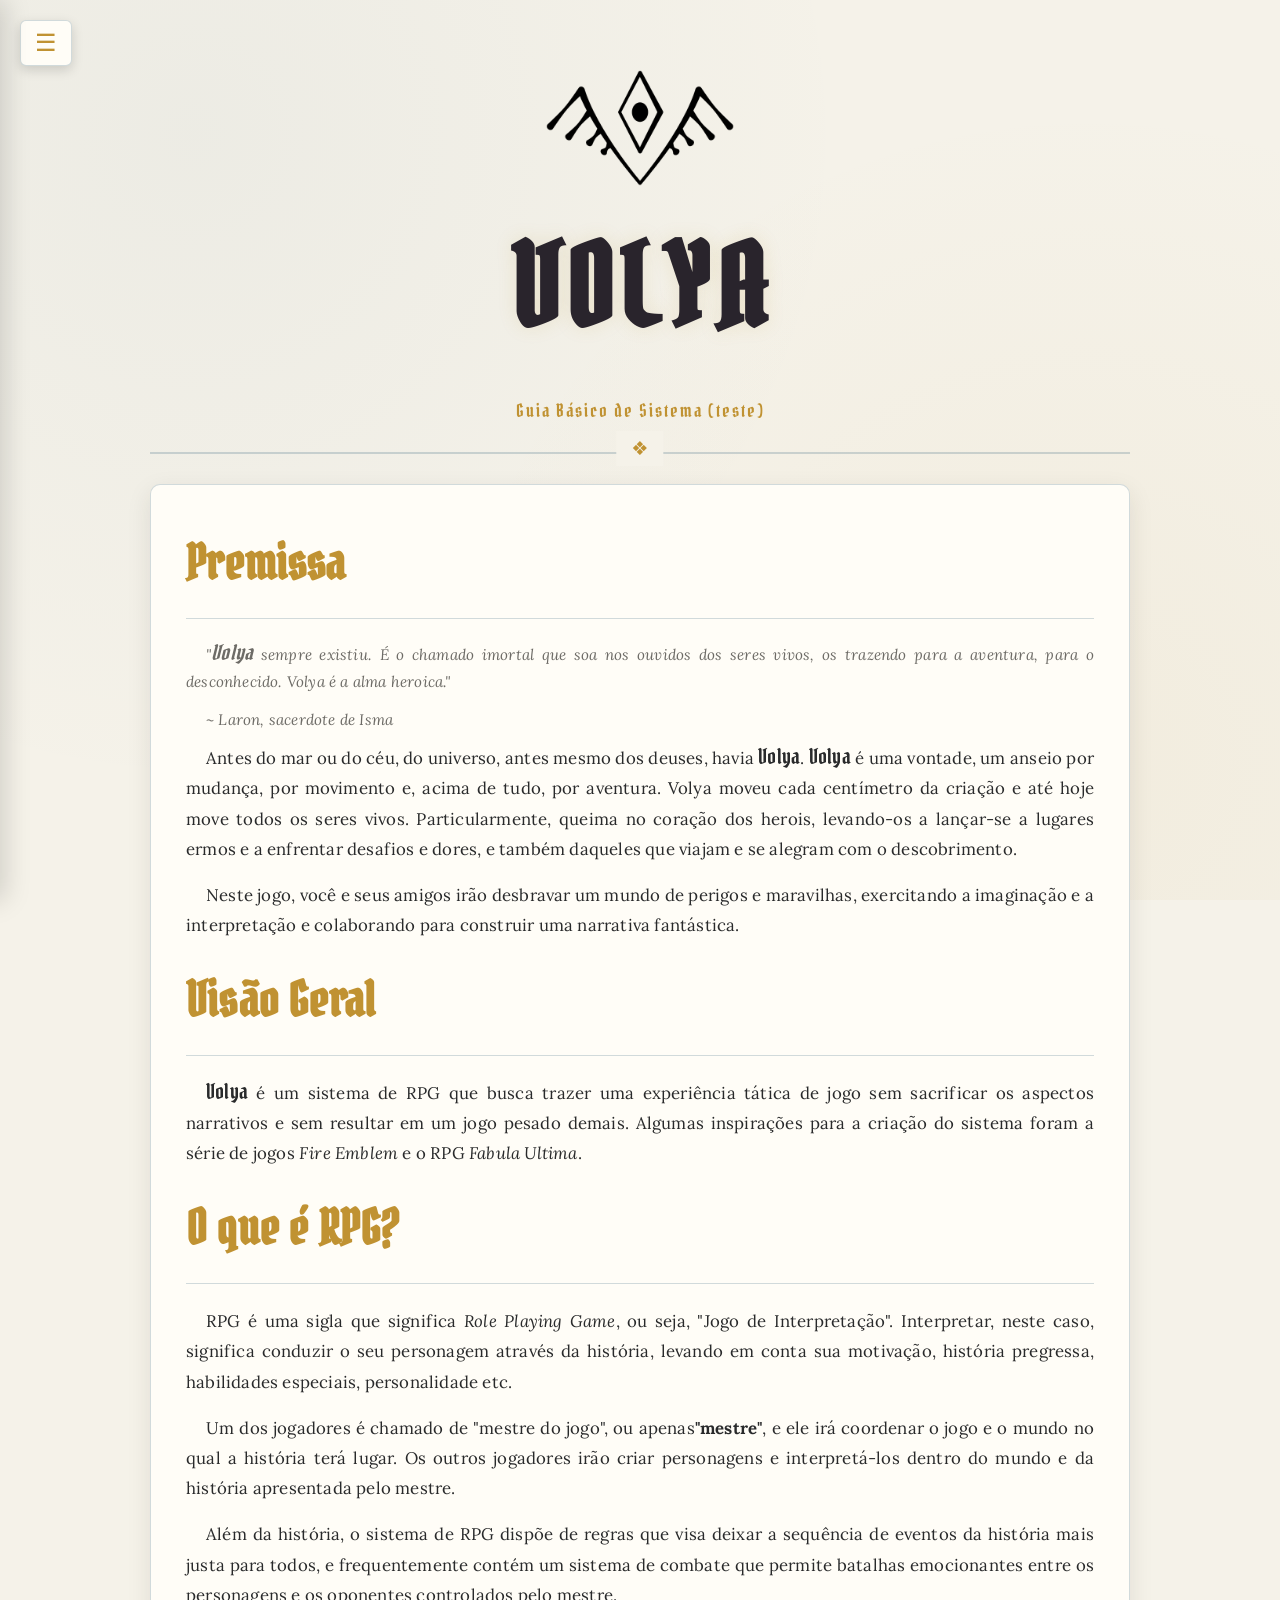
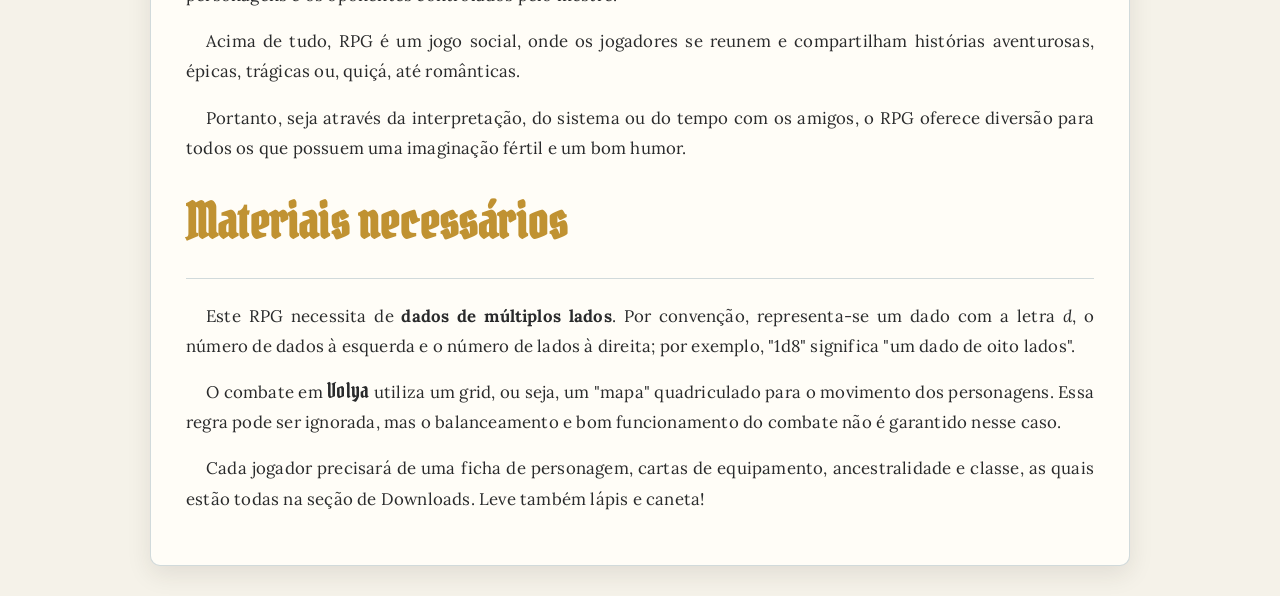
<file: volya/index1.html>
<!DOCTYPE html>
<html lang="pt-BR">
<head>
    <meta charset="UTF-8">
    <meta name="viewport" content="width=device-width, initial-scale=1.0">
    <title>Volya RPG (teste)</title>
    <link rel="icon" type="image/x-icon" href="volya-favicon.png">
    <link rel="stylesheet" href="volya.css">
</head>

<body>
    
    <!-- Botão para abrir/fechar a sidebar -->
    <button class="sidebar-toggle" onclick="toggleSidebar()">☰</button>

    <!-- Sidebar Retrátil -->
    <aside class="sidebar" id="sidebar">
        <button class="close-btn" onclick="toggleSidebar()">✕</button>
        <div class="sidebar-header">
            <h3>Navegação</h3>
        </div>
        <nav class="sidebar-nav">
            <button class="tab-button active" onclick="switchTab(event, 'inicio')">Início</button>
            <button class="tab-button" onclick="switchTab(event, 'personagens')">Criação de Personagens</button>
            <button class="tab-button" onclick="switchTab(event, 'regras')">Regras</button>
            <button class="tab-button" onclick="switchTab(event, 'combate')">Combate</button>
            <button class="tab-button" onclick="switchTab(event, 'equipamento')">Itens e Equipamento</button>
            <button class="tab-button" onclick="switchTab(event, 'progressao')">Progressão</button>
            <button class="tab-button" onclick="switchTab(event, 'downloads')">Downloads</button>
        </nav>
    </aside>

    <div class="container">
        
         <header>
            <img src="volya.png" style="width: 20%; height: auto; margin-bottom: -50px;" alt="Volya Logo">
            <h1 class="main-title">Volya</h1>
            <div class="subtitle">Guia Básico de Sistema (teste)</div>
        </header>

        <div id="inicio" class="tab-content active">
            <div class="panel">
                <h2 class="section-title">Premissa</h2>
                <p style="font-size: 0.95rem; color: var(--text-muted); margin-bottom: 10px;"><em>"<span class="emphasis">Volya</span> sempre existiu. É o chamado imortal que soa nos ouvidos dos seres vivos, os trazendo para a aventura, para o desconhecido. Volya é a alma heroica."</em></p>
                <p style="font-size: 0.95rem; color: var(--text-muted); margin-bottom: 10px;"><em>~ Laron, sacerdote de Isma</em></p>
                <p>
                    Antes do mar ou do céu, do universo, antes mesmo dos deuses, havia <span class="emphasis">Volya</span>. <span class="emphasis">Volya</span> é uma vontade, um anseio por mudança, por movimento e, acima de tudo, por aventura. Volya moveu cada centímetro da criação e até hoje move todos os seres vivos. Particularmente, queima no coração dos herois, levando-os a lançar-se a lugares ermos e a enfrentar desafios e dores, e também daqueles que viajam e se alegram com o descobrimento.
                </p>
                <p>
                    Neste jogo, você e seus amigos irão desbravar um mundo de perigos e maravilhas, exercitando a imaginação e a interpretação e colaborando para construir uma narrativa fantástica.
                </p>

                <h2 class="section-title">Visão Geral</h2>
                <p>
                    <span class="emphasis">Volya</span> é um sistema de RPG que busca trazer uma experiência tática de jogo sem sacrificar os aspectos narrativos e sem resultar em um jogo pesado demais. Algumas inspirações para a criação do sistema foram a série de jogos <i>Fire Emblem</i> e o RPG <i>Fabula Ultima</i>.
                </p>

                <h2 class="section-title">O que é RPG?</h2>
                <p>
                    RPG é uma sigla que significa <i>Role Playing Game</i>, ou seja, "Jogo de Interpretação". Interpretar, neste caso, significa conduzir o seu personagem através da história, levando em conta sua motivação, história pregressa, habilidades especiais, personalidade etc.
                </p>
                <p>
                    Um dos jogadores é chamado de "mestre do jogo", ou apenas<strong>"mestre"</strong>, e ele irá coordenar o jogo e o mundo no qual a história terá lugar. Os outros jogadores irão criar personagens e interpretá-los dentro do mundo e da história apresentada pelo mestre.
                </p>
                <p>
                    Além da história, o sistema de RPG dispõe de regras que visa deixar a sequência de eventos da história mais justa para todos, e frequentemente contém um sistema de combate que permite batalhas emocionantes entre os personagens e os oponentes controlados pelo mestre.
                </p>
                <p>
                    Acima de tudo, RPG é um jogo social, onde os jogadores se reunem e compartilham histórias aventurosas, épicas, trágicas ou, quiçá, até românticas.
                </p>
                <p>
                    Portanto, seja através da interpretação, do sistema ou do tempo com os amigos, o RPG oferece diversão para todos os que possuem uma imaginação fértil e um bom humor.
                </p>

                <h2 class="section-title">Materiais necessários</h2>
                <p>
                    Este RPG necessita de <strong>dados de múltiplos lados</strong>. Por convenção, representa-se um dado com a letra <i>d</i>, o número de dados à esquerda e o número de lados à direita; por exemplo, "1d8" significa "um dado de oito lados".
                </p>
                <p>
                    O combate em <span class="emphasis">Volya</span> utiliza um grid, ou seja, um "mapa" quadriculado para o movimento dos personagens. Essa regra pode ser ignorada, mas o balanceamento e bom funcionamento do combate não é garantido nesse caso.
                </p>
                <p>
                    Cada jogador precisará de uma ficha de personagem, cartas de equipamento, ancestralidade e classe, as quais estão todas na seção de Downloads. Leve também lápis e caneta!
                </p>
            </div>
        </div>

         <div id="personagens" class="tab-content">
            <div class="panel">

                <p>Utilize a ficha de personagem para guardar as informações sobre o seu personagem. Inicie dando um <strong>nome</strong> a ele. Em seguida, siga estas etapas, não necessariamente nesta ordem:</p>
                
                <h2 class="section-title">Ancestralidade e Classe</h2>
                <p>
                    Escolha uma carta de Ancestralidade e uma de Classe para seu personagem, e anote esta informação na ficha.
                </p>
                <p>
                    <strong>Ancestralidade</strong> indica principalmente as origens e características biológicas de seu personagem, mas também abarca as questões culturais que revolvem ao seu redor. Numa carta de Ancestralidade, haverá uma breve descrição e uma habilidade única àquela Ancestralidade.
                </p>
                <p>
                    <strong>Classe</strong> indica a atividade atual a que o seu personagem se dedica e na qual ele irá se aperfeiçoar no decorrer da história. Cada carta de Classe contém uma breve descrição, uma habilidade única e o upgrade da Classe, isto é, como ela irá progredir (cf. Progressão).
                </p>

                <h2 class="section-title">Traços</h2>
                <p>
                    Cada Traço carrega informações importantes sobre quem é o seu personagem e como ele é, e podem ser usadas durante o jogo. Não há ordem certa para criar os Traços de seu personagem, siga a ordem que parecer mais lógica a você. Além dos itens deste tópico, Classe também conta como um Traço.
                </p>

                <h3 class="subsection-title">Origem, Tema e Personalidade</h3>
                <p>
                    Escolha ou role aleatoriamente <strong>a Origem, o Tema e a Personalidade</strong> de seu personagem. Cada um destes Traços possuem uma tabela de geração aleatória, porém você pode escolher um item, se preferir, ou mesmo criar um Traço de acordo com a sua ideia para o personagem (inclusive, isso é incentivado).
                </p>
                <p>
                    <strong>Origem</strong> é uma ideia abstrata do contexto em que seu personagem vive ou viveu, baseando-se em uma única palavra. Role 1d12 ou escolha:
                </p>
                <div class="result-list">

                    <div class="result-item">
                        <span class="result-number">1</span>
                        <span>Comerciante</span>
                    </div>

                    <div class="result-item">
                        <span class="result-number">2</span>
                        <span>Nobre</span>
                    </div>

                    <div class="result-item">
                        <span class="result-number">3</span>
                        <span>Erudito</span>
                    </div>

                    <div class="result-item">
                        <span class="result-number">4</span>
                        <span>Caçador</span>
                    </div>

                    <div class="result-item">
                        <span class="result-number">5</span>
                        <span>Aprendiz</span>
                    </div>

                    <div class="result-item">
                        <span class="result-number">6</span>
                        <span>Mercenário</span>
                    </div>

                    <div class="result-item">
                        <span class="result-number">7</span>
                        <span>Pastor</span>
                    </div>

                    <div class="result-item">
                        <span class="result-number">8</span>
                        <span>Soldado</span>
                    </div>

                    <div class="result-item">
                        <span class="result-number">9</span>
                        <span>Viajante</span>
                    </div>

                    <div class="result-item">
                        <span class="result-number">10</span>
                        <span>Místico</span>
                    </div>

                    <div class="result-item">
                        <span class="result-number">11</span>
                        <span>Bardo</span>
                    </div>

                    <div class="result-item">
                        <span class="result-number">12</span>
                        <span>Ferreiro</span>
                    </div>

                </div>

                <p>
                    <strong>Tema</strong> é sua motivação e aquilo que você defende. O Tema consiste de apenas uma palavra, e o jogador deve imaginar o que seria este Tema e que histórias a constroem; por exemplo: o que originou a sua <i>Vingança</i>? Ou, que <i>Conhecimento</i> você busca? Role 1d12 ou escolha:
                </p>

                <div class="result-list">

                    <div class="result-item">
                        <span class="result-number">1</span>
                        <span>Vingança</span>
                    </div>

                    <div class="result-item">
                        <span class="result-number">2</span>
                        <span>Conhecimento</span>
                    </div>

                    <div class="result-item">
                        <span class="result-number">3</span>
                        <span>Dever</span>
                    </div>

                    <div class="result-item">
                        <span class="result-number">4</span>
                        <span>Amor</span>
                    </div>

                    <div class="result-item">
                        <span class="result-number">5</span>
                        <span>Dinheiro</span>
                    </div>

                    <div class="result-item">
                        <span class="result-number">6</span>
                        <span>Liberdade</span>
                    </div>

                    <div class="result-item">
                        <span class="result-number">7</span>
                        <span>Poder</span>
                    </div>

                    <div class="result-item">
                        <span class="result-number">8</span>
                        <span>Diversão</span>
                    </div>

                    <div class="result-item">
                        <span class="result-number">9</span>
                        <span>Piedade</span>
                    </div>

                    <div class="result-item">
                        <span class="result-number">10</span>
                        <span>Justiça</span>
                    </div>

                    <div class="result-item">
                        <span class="result-number">11</span>
                        <span>Medo</span>
                    </div>

                    <div class="result-item">
                        <span class="result-number">12</span>
                        <span>[Role dois]</span>
                    </div>

                </div>

                <p>
                    <strong>Personalidade</strong> representa seu temperamento e estilo. Vale lembrar que a Personalidade não é uma limitação para o que o personagem pode fazer, mas um guia para saber como ele agiria em determinadas situações. Role 1d20 duas vezes ou escolha:
                </p>

                <div class="result-list">

                    <div class="result-item">
                        <span class="result-number">1</span>
                        <span>Narcisista</span>
                    </div>

                    <div class="result-item">
                        <span class="result-number">2</span>
                        <span>Audacioso</span>
                    </div>

                    <div class="result-item">
                        <span class="result-number">3</span>
                        <span>Imponente</span>
                    </div>

                    <div class="result-item">
                        <span class="result-number">4</span>
                        <span>Melancólico</span>
                    </div>

                    <div class="result-item">
                        <span class="result-number">5</span>
                        <span>Comedido</span>
                    </div>

                    <div class="result-item">
                        <span class="result-number">6</span>
                        <span>Curioso</span>
                    </div>

                    <div class="result-item">
                        <span class="result-number">7</span>
                        <span>Engraçado</span>
                    </div>

                    <div class="result-item">
                        <span class="result-number">8</span>
                        <span>Medroso</span>
                    </div>

                    <div class="result-item">
                        <span class="result-number">9</span>
                        <span>Raivoso</span>
                    </div>

                    <div class="result-item">
                        <span class="result-number">10</span>
                        <span>Romântico</span>
                    </div>

                    <div class="result-item">
                        <span class="result-number">11</span>
                        <span>Indiferente</span>
                    </div>

                    <div class="result-item">
                        <span class="result-number">12</span>
                        <span>Extrovertido</span>
                    </div>

                    <div class="result-item">
                        <span class="result-number">13</span>
                        <span>Resoluto</span>
                    </div>

                    <div class="result-item">
                        <span class="result-number">14</span>
                        <span>Distante</span>
                    </div>

                    <div class="result-item">
                        <span class="result-number">15</span>
                        <span>Cínico</span>
                    </div>

                    <div class="result-item">
                        <span class="result-number">16</span>
                        <span>Astuto</span>
                    </div>

                    <div class="result-item">
                        <span class="result-number">17</span>
                        <span>Pacífico</span>
                    </div>

                    <div class="result-item">
                        <span class="result-number">18</span>
                        <span>Retraído</span>
                    </div>

                    <div class="result-item">
                        <span class="result-number">19</span>
                        <span>Metódico</span>
                    </div>

                    <div class="result-item">
                        <span class="result-number">20</span>
                        <span>Piedoso</span>
                    </div>

                </div>

                <h3 class="subsection-title">Conceito</h3>
                <p>
                    Escreva o <strong>Conceito</strong> de seu personagem. O Conceito é uma descrição de seu personagem que deve ser breve e deve englobar a ideia geral dele, podendo incluir aspectos como: aparência, motivação, eventos centrais, costumes etc.
                </p>

                <h2 class="section-title">Atributos</h2>

                <p>
                    <strong>Atributos</strong> representam as capacidades mais básicas de seu personagem, e serão úteis para determinar o que o seu personagem consegue ou não consegue fazer.
                </p>

                <p>
                    Para definir seus Atributos, role <strong>2d8 seis vezes</strong> e anote os resultados. Atribua o valor de cada resultado a um Atributo. Anote, ao lado do valor do atributo, sua metade, arredondado para baixo.
                </p>
                <p>Os Atributos são:</p>
                <div class="attributes-cards">
                    <div class="attr-card">
                        <strong style="font-size: 1.3rem;">Vigor (Vig)</strong>
                        <span>Força, resistência e constituição.</span>
                    </div>
                    <div class="attr-card">
                        <strong style="font-size: 1.3rem;">Agilidade (Agi)</strong>
                        <span>Reação, atletismo e mobilidade.</span>
                    </div>
                    <div class="attr-card">
                        <strong style="font-size: 1.3rem;">Técnica (Tec)</strong>
                        <span>Habilidade manual, engenho e destreza.</span>
                    </div>
                    <div class="attr-card">
                        <strong style="font-size: 1.3rem;">Mente (Men)</strong>
                        <span>Inteligência, raciocínio e conhecimento.</span>
                    </div>
                    <div class="attr-card">
                        <strong style="font-size: 1.3rem;">Empatia (Em)</strong>
                        <span>Sociabilidade, relacionamento e manipulação.</span>
                    </div>
                    <div class="attr-card">
                        <strong style="font-size: 1.3rem;">Espírito (Es)</strong>
                        <span>A essência metafísica do ser.</span>
                    </div>
                </div>

                <h2 class="section-title">Perícias</h2>

                <p>
                    As Perícias representam habilidades treinadas do seu personagem, e podem evoluir no decorrer da história.
                </p>
                <p>
                    Na criação de personagem, escolha três Perícias nas quais seu personagem terá o valor 1. As Perícias são:
                </p>

                <div class="skills-container">
                    <details class="skill-item">
                        <summary class="skill-name">
                            Atletismo <span class="skill-attr">(Agi)</span>
                        </summary>
                        <p class="skill-desc">
                            Realizar feitos atléticos, como saltar ou correr.
                        </p>
                    </details>

                    <details class="skill-item">
                        <summary class="skill-name">
                            Enganação <span class="skill-attr">(Emp)</span>
                        </summary>
                        <p class="skill-desc">
                            Mentir, ludibriar, enfeitar a verdade.
                        </p>
                    </details>

                    <details class="skill-item">
                        <summary class="skill-name">
                            Engenho <span class="skill-attr">(Tec)</span>
                        </summary>
                        <p class="skill-desc">
                            Utilizar matéria prima para produzir feitos de artesanato, ferraria, olaria etc.
                        </p>
                    </details>

                    <details class="skill-item">
                        <summary class="skill-name">
                            <i>Erudição</i> <span class="skill-attr">(Men)</span>
                        </summary>
                        <p class="skill-desc">
                            Ter acesso a conhecimentos de alta classe, principalmente no que tange a literaturas diversas, e aplicá-los.
                        </p>
                    </details>

                    <details class="skill-item">
                        <summary class="skill-name">
                            Evasão <span class="skill-attr">(Agi)</span>
                        </summary>
                        <p class="skill-desc">
                            Evitar ataques e projéteis em contexto de combate.
                        </p>
                    </details>

                    <details class="skill-item">
                        <summary class="skill-name">
                            Furtividade <span class="skill-attr">(Agi)</span>
                        </summary>
                        <p class="skill-desc">
                            Mover-se silenciosamente e desapercebido.
                        </p>
                    </details>

                    <details class="skill-item">
                        <summary class="skill-name">
                            Influência <span class="skill-attr">(Emp)</span>
                        </summary>
                        <p class="skill-desc">
                            Convencer pessoas e ser notável, ter o poder de mover pessoas ao seu redor por medo, respeito ou personalidade.
                        </p>
                    </details>

                    <details class="skill-item">
                        <summary class="skill-name">
                            Intuição <span class="skill-attr">(Esp)</span>
                        </summary>
                        <p class="skill-desc">
                            Perceber sinais sutis do ambiente.
                        </p>
                    </details>

                    <details class="skill-item">
                        <summary class="skill-name">
                            Investigação <span class="skill-attr">(Men)</span>
                        </summary>
                        <p class="skill-desc">
                            Perceber detalhes e pistas no ambiente, ajuntar possíveis evidências para uma resolução coerente.
                        </p>
                    </details>

                    <details class="skill-item">
                        <summary class="skill-name">
                            Ladinagem <span class="skill-attr">(Tec)</span>
                        </summary>
                        <p class="skill-desc">
                            Roubar na surdina, abrir fechaduras e outras ações de ladroagem pequena e grande.
                        </p>
                    </details>

                    <details class="skill-item">
                        <summary class="skill-name">
                            <i>Língua adicional (LA)</i> <span class="skill-attr">(Men)</span>
                        </summary>
                        <p class="skill-desc">
                            Conhecer uma língua além de sua língua materna (é necessário especificar). O nível indica sua proficiência nesta língua (1 indica que você sabe apenas o básico, 3 indica que você consegue se comunicar com algum esforço).
                        </p>
                    </details>

                    <details class="skill-item">
                        <summary class="skill-name">
                            Luta <span class="skill-attr">(Vig)</span>
                        </summary>
                        <p class="skill-desc">
                            Utilizar armas corpo-a-corpo ou técnicas de combate desarmado.
                        </p>
                    </details>

                    <details class="skill-item">
                        <summary class="skill-name">
                            <i>Medicina</i> <span class="skill-attr">(Tec)</span>
                        </summary>
                        <p class="skill-desc">
                            Aplicar cuidados básicos de saúde.
                        </p>
                    </details>

                    <details class="skill-item">
                        <summary class="skill-name">
                            <i>Misticismo</i> <span class="skill-attr">(Esp)</span>
                        </summary>
                        <p class="skill-desc">
                            Manipular energias ocultas para realizar magias.
                        </p>
                    </details>

                    <details class="skill-item">
                        <summary class="skill-name">
                            Montaria <span class="skill-attr">(Agi)</span>
                        </summary>
                        <p class="skill-desc">
                            Utilizar animais de montaria para transporte.
                        </p>
                    </details>

                    <details class="skill-item">
                        <summary class="skill-name">
                            <i>Música</i> <span class="skill-attr">(Emp)</span>
                        </summary>
                        <p class="skill-desc">
                            Fazer música com instrumentos ou com a voz.
                        </p>
                    </details>

                    <details class="skill-item">
                        <summary class="skill-name">
                            Natureza <span class="skill-attr">(Esp)</span>
                        </summary>
                        <p class="skill-desc">
                            Conhecer os ciclos naturais do ambiente, o comportamento dos animais e as particularidades da flora.
                        </p>
                    </details>

                    <details class="skill-item">
                        <summary class="skill-name">
                            Negociação <span class="skill-attr">(Emp)</span>
                        </summary>
                        <p class="skill-desc">
                            Ser proficiente e acostumado com comercialização de vários tipos, não se limitando a negociações monetárias necessariamente.
                        </p>
                    </details>

                    <details class="skill-item">
                        <summary class="skill-name">
                            Pontaria <span class="skill-attr">(Tec)</span>
                        </summary>
                        <p class="skill-desc">
                            Utilizar armas á distância, como arcos.
                        </p>
                    </details>

                    <details class="skill-item">
                        <summary class="skill-name">
                            Sobrevivência <span class="skill-attr">(Tec)</span>
                        </summary>
                        <p class="skill-desc">
                            Conhecer técnicas de sobrevivência, como fazer fogo, encontrar água, preparar um abrigo, entre outros.
                        </p>
                    </details>
                </div>

                <p>
                    Cada Perícia está relacionada a um atributo, mas isto não significa que uma Perícia não possa utilizar outro atributo em seus testes, se isso fizer sentido dentro da narrativa.
                </p>
                <p>
                    Algumas Perícias só podem ser utilizadas se o jogador tiver nelas ao menos 1 ponto, e são chamadas de Perícias <i>Especiais</i> . Estas Perícias estão em itálico. Por exemplo: se o seu personagem não tiver ao menos 1 ponto em Medicina, ele irá falhar automaticamente em qualquer teste de Medicina. 
                </p>

                <!--
                <h2 class="section-title">Itens e Equipamento</h2>
                <p>
                    Cada jogador possui um total de <strong>50 Ac (aces)</strong> iniciais para comprar itens e equipamentos para o personagem.
                </p>
                <p>
                    Um personagem possui <strong>8 espaços de inventário</strong>, sendo que cada espaço é ocupado por um item ou equipamento. <strong>Dinheiro ocupa espaço de inventário</strong>, porém um espaço de inventário ocupa uma quantidade indefinida de dinheiro.
                </p> -->

                </div>
        </div>

        <div id="regras" class="tab-content">
            <div class="panel">
                <h2 class="section-title">Mecânica Básica</h2>
                <p>
                    Em qualquer ação do personagem, o mestre pode pedir do jogador um <strong>teste</strong> para saber se o personagem teve sucesso nessa ação.
                </p>
                <p>
                    Um teste consiste em: jogar <strong>2d8</strong> e somar ao resultado o valor de um <strong>atributo</strong> relacionado à ação, determinado pelo mestre. Se o resultado for igual ou superior ao valor de <strong>dificuldade</strong>, isso é um sucesso.
                </p>
                <p>
                    As dificuldades padrão para testes são: <strong>10</strong> para testes <strong>comuns</strong>, <strong>7</strong> para testes <strong>fáceis</strong> e <strong>14</strong> para testes <strong>difíceis</strong>. Este valor pode variar de acordo com o arbítrio do mestre.
                </p>
                <p>Se, em um lance, um jogador conseguir o valor <strong>7 ou 8</strong> em ambos os dados, isso é um <strong>sucesso crítico</strong>. O jogador possui um grande sucesso, recebe uma Volya e melhora a situação em que o personagem se encontra.</p>

                <p>Se o mestre quiser dar uma <strong>vantagem</strong> ou <strong>desvantagem</strong> a um teste por qualquer motivo, isso se dará da seguinte maneira: em uma <strong>vantagem</strong>, o jogador irá rolar novamente o dado que obteve o menor resultado e manter o resultado maior; em uma <strong>desvantagem</strong>, ele irá rolar novamente o dado que obteve o maior resultado e manter o resultado menor. </p>

                <h2 class="section-title">Destino</h2>
                <p>
                    Destino é um recurso que o jogador pode utilizar para ter vantagem em determinadas situações, invocando os Traços de seu personagem.
                </p>
                <p>
                    Cada jogador começa uma sessão com um <i>token</i> de Destino. Antes de qualquer teste, um jogador pode gastar um Destino para adicionar <strong>+3</strong> àquele teste. Para isso, ele precisa explicitar a relação entre a situação do teste e <strong>um de seus Traços</strong>. Se isso acontecer, o jogador devolve o <i>token</i> ao mestre e marca um EXP em sua ficha.
                </p>
                <div class="highlight-box">
                    <p>Por exemplo:</p>
                    <p>
                        Um jogador se encontra em uma situação em que precisa rastrear um fugitivo. Ele vê que seu personagem possui a Origem "Caçador", e pergunta do mestre se é viável usar Destino para ter uma vantagem nesse teste, já que a sua Origem está relacionada à situação. O mestre permite, e o jogador gasta um Destino, tendo 1d8 adicional naquele teste e marcando um EXP na ficha do personagem.
                    </p>
                </div>
            </div>
        </div>

        <div id="combate" class="tab-content">
            <div class="panel">
                <h2 class="section-title">Fases e Rodadas</h2>
                <p>
                    Os jogadores sempre são os primeiros a agir em um combate. O primeiro jogador a agir é o que possui maior Agilidade ou o que estiver mais pronto para agir. Ao terminar sua ação da rodada, o jogador deverá passar o turno para outro jogador de sua escolha que ainda não tenha agido nessa rodada. Assim que todos os jogadores tiverem agido, o mestre irá agir através de seus personagens como preferir, de forma que cada um tenha sua ação da rodada.
                </p>

                <h2 class="section-title">Movimento e Ações</h2>
                <p>
                    O combate em <span class="emphasis">Volya</span> foi feito para funcionar em um grid, isto é, um espaço quadriculado onde os personagens se movem. Adaptações podem ser feitas de forma não-oficial.
                </p>
                <p>
                    Cada jogador pode mover-se um número de casas igual ao seu Movimento, em qualquer direção (menos em diagonais). Após mover-se, o jogador poderá realizar uma ação qualquer, que pode ser atacar, utilizar um item, mudar algo no cenário etc.
                </p>
                <p>Trocar de equipamento não consome a ação da rodada, exceto se este equipamento for armadura.</p>

                <h2 class="section-title">Ataque e Dano</h2>
                <p>Se um personagem resolver atacar um inimigo, ele <strong>não fará testes</strong>; ao invés disso, ele simplesmente irá <strong>rolar os dados de dano</strong> de sua arma (ou, se estiver desarmado, infligirá dano igual ao seu Vigor).</p>
                <p>Se o dano de um ataque for <strong>igual ou maior à Evasão do oponente</strong>, o ataque acerta e o oponente recebe dano; caso contrário, o oponente evade o ataque. <strong>A Defesa do oponente é subtraída do dano total</strong>, e o dano restante é subtraído da Resistência do oponente.</p>
                <p>Vale lembrar que as armas possuem uma lógica de vantagens entre si, indicadas nas cartas de equipamento. Cada vantagem permite que o jogador role novamente um dos dado de dano, à sua escolha.</p>

                <h2 class="section-title">Resistência e Vida</h2>
                <p>
                    Quando um jogador recebe dano, este dano é subtraído de sua Resistência. Ao final de um combate, a Resistência retorna ao seu valor total. Se, porém, o jogador não tiver Resistência suficiente para absorver o dano, o dano restante é subtraído de sua Vida.
                </p>
                <p>
                    Enquanto Resistência é recuperada automaticamente após o combate, Vida só pode ser recuperada se o personagem ir a um <strong>santuário</strong> e for restaurado. Cada santuário possui suas próprias práticas, por exemplo: um santuário pode ou não cobrar por seus serviços, pode ou não admitir a entrada de qualquer pessoa etc.
                </p>
                <p>Se um jogador perder toda a Vida, ele deverá rolar 2d6 e consultar a tabela de <strong>Traumas</strong> a seguir:</p>

                <table class="dice-table">
                    <thead>
                        <tr>
                            <th>2d6</th>
                            <th>Resultado</th>
                        </tr>
                    </thead>

                    <tbody>
                        <tr>
                            <td>2</td>
                            <td><strong>Morte.</strong> A alma de seu personagem abandona o corpo e encontra o seu destino no pós-vida.</td>
                        </tr>
                        <tr>
                            <td>3–4</td>
                            <td><strong>Perda grave.</strong>Jogue 2d4 e subtraia o resultado de seus atributos de forma distribuída. Seu personagem estará desacordado até o final do combate, a não ser que seja curado. Ao acordar, terá 1 Vida.</td>
                        </tr>
                        <tr>
                            <td>5–6</td>
                            <td><strong>Trauma.</strong> Seu personagem perde permanentemente um espaço de inventário. Seu personagem estará desacordado até o final do combate, a não ser que seja curado. Ao acordar, terá 1 Vida.</td>
                        </tr>
                        <tr>
                            <td>7</td>
                            <td><strong>Cicatriz.</strong> Sofra uma perda física coerente com a narrativa (e.g. Perder um olho, uma mão, parte do nariz etc.). Seu personagem estará desacordado por duas rodadas, a não ser que seja curado. Ao acordar, terá 1 Vida.</td>
                        </tr>
                        <tr>
                            <td>8-9</td>
                            <td><strong>Desmaio.</strong> Seu personagem está inconsciente por duas rodadas, a não ser que seja curado. Ao acordar, terá 1 Vida.</td>
                        </tr>
                        <tr>
                            <td>10-11</td>
                            <td><strong>Escape.</strong> Uma arma ou armadura é quebrada e não pode mais ser utilizada. O personagem permanece de pé com 1 Vida.</td>
                        </tr>
                        <tr>
                            <td>12</td>
                            <td><strong>Milagre.</strong> Seu personagem permanece de pé com 5 Vida. Aproveite o favor dos deuses!</td>
                        </tr>
                    </tbody>
                </table>

            </div>
        </div>

    </div>

    <script>
        // Alterna a exibição da Sidebar
        function toggleSidebar() {
            const sidebar = document.getElementById('sidebar');
            sidebar.classList.toggle('open');
        }

        // Troca de Aba
        function switchTab(event, tabId) {
            // Esconde todos os conteúdos
            const contents = document.querySelectorAll('.tab-content');
            contents.forEach(content => content.classList.remove('active'));

            // Desativa todos os botões
            const buttons = document.querySelectorAll('.tab-button');
            buttons.forEach(button => button.classList.remove('active'));

            // Ativa o conteúdo selecionado
            const targetContent = document.getElementById(tabId);
            if (targetContent) {
                targetContent.classList.add('active');
            }

            // Ativa o botão clicado
            if (event && event.currentTarget) {
                event.currentTarget.classList.add('active');
            }

            // Fecha a sidebar automaticamente
            const sidebar = document.getElementById('sidebar');
            sidebar.classList.remove('open');
        }

        document.querySelectorAll('.skill-item').forEach(item => {
            item.addEventListener('mouseenter', () => {
                item.setAttribute('open', 'true');
            });
            item.addEventListener('mouseleave', () => {
                item.removeAttribute('open');
            });
        });
    </script>



</body>
</file>
<file: nexus/style.css>
/* --- Root Variables & Theme Colors --- */

@font-face {
            font-family: 'Righteous';
            src: url('./fonts/Righteous-Regular.ttf') format('truetype');
            font-weight: normal;
            font-style: normal;
        }

@font-face {
            font-family: 'OdibeeSans';
            src: url('./fonts/OdibeeSans-Regular.ttf') format('truetype');
            font-weight: normal;
            font-style: normal;
        }

@font-face {
            font-family: 'Kelvinch';
            src: url('./fonts/Kelvinch-1GY8j.ttf') format('truetype');
            font-weight: normal;
            font-style: normal;
        }

@font-face {
            font-family: 'IMFGP';
            src: url('./fonts/IMFellGreatPrimerSC-Regular.ttf') format('truetype');
            font-weight: normal;
            font-style: normal;
        }

@font-face {
            font-family: 'Karla';
            src: url('./fonts/Karla-VariableFont_wght.ttf') format('truetype');
            font-weight: normal;
            font-style: normal;
        }

:root {
  /* Soft Off-white background instead of pure #FFFFFF to reduce glare */
  --bg-color: #f8f9fa;
  --surface-color: #ffffff;
  --surface-secondary: #f0f2f5;

  /* Typography & Accents */
  --text-main: #2b2d42;
  --text-muted: #6c757d;
  --border-color: #e9ecef;
  --accent-color: #3b82f6;
  --accent-hover: #2563eb;

  /* Typography */
  --font-heading: Righteous, sans-serif;
  --font-main: FiraSans, sans-serif;
  --max-width: 900px;
}

/* --- Base Reset --- */
* {
  box-sizing: border-box;
  margin: 0;
  padding: 0;
}

html {
  scroll-behavior: smooth;
}

body {
  background-color: var(--bg-color);
  color: var(--text-main);
  font-family: var(--font-main);
  line-height: 1.6;
  -webkit-font-smoothing: antialiased;
  text-align: justify;
}

/* --- Layout Container --- */
.main-content {
  max-width: var(--max-width);
  margin: 0 auto;
  padding: 2rem 1.5rem 4rem;
}

/* --- Header & Navigation Bar --- */
.header {
  position: sticky;
  top: 0;
  background-color: rgba(248, 249, 250, 0.95);
  backdrop-filter: blur(8px);
  border-bottom: 1px solid var(--border-color);
  z-index: 100;
  font-family: var(--font-heading);
}

.header-container {
  max-width: var(--max-width);
  margin: 0 auto;
  padding: 1rem 1.5rem;
  display: flex;
  justify-content: space-between;
  align-items: center;
  flex-wrap: wrap;
  gap: 1rem;
}

.logo {
  font-weight: 700;
  font-size: 1.1rem;
  letter-spacing: 0.05em;
  color: var(--text-main);
}

.nav {
  display: flex;
  gap: 1.5rem;
}

.nav-link {
  text-decoration: none;
  color: var(--text-muted);
  font-size: 0.95rem;
  font-weight: 500;
  transition: color 0.2s ease;
}

.nav-link:hover,
.nav-link.active {
  color: var(--text-main);
}

/* --- Sections --- */
.section {
  padding: 3.5rem 0 1.5rem;
  border-bottom: 1px solid var(--border-color);
}

.section:last-of-type {
  border-bottom: none;
}

h2 {
  font-size: 2.3rem;
  font-weight: 600;
  margin-bottom: 0.25rem;
  letter-spacing: -0.02em;
  font-family: var(--font-heading);
}

.lead {
  color: var(--text-muted);
  font-size: 1.05rem;
  margin-bottom: 2rem;
}

/* --- Cards & Grid --- */
.card-grid {
  display: grid;
  grid-template-columns: repeat(auto-fit, minmax(250px, 1fr));
  gap: 1.25rem;
}

.card {
  background-color: var(--surface-color);
  border: 1px solid var(--border-color);
  border-radius: 8px;
  padding: 1.25rem;
  transition: transform 0.15s ease, border-color 0.15s ease;
}

.card:hover {
  border-color: #cbd5e1;
  transform: translateY(-1px);
}

.card h3 {
  font-size: 1.1rem;
  font-weight: 600;
  margin-bottom: 0.5rem;
}

.card p {
  font-size: 1rem;
  margin-top: 10px;
}

/* --- Character Creation Steps --- */
.step-list {
  padding-left: 1.25rem;
  display: flex;
  flex-direction: column;
  gap: 1rem;
}

.step-list li {
  font-size: 1rem;
}

/* --- Downloads Section --- */
.download-list {
  display: flex;
  flex-direction: column;
  gap: 1rem;
}

.download-item {
  background-color: var(--surface-color);
  border: 1px solid var(--border-color);
  border-radius: 8px;
  padding: 1rem 1.25rem;
  display: flex;
  justify-content: space-between;
  align-items: center;
  gap: 1rem;
}

.download-item p {
  font-size: 0.875rem;
  color: var(--text-muted);
}

.btn {
  display: inline-block;
  background-color: var(--text-main);
  color: #ffffff;
  text-decoration: none;
  padding: 0.5rem 1rem;
  border-radius: 6px;
  font-size: 0.875rem;
  font-weight: 500;
  transition: background-color 0.2s ease;
  white-space: nowrap;
}

.btn:hover {
  background-color: #4a5568;
}

/* --- Footer --- */
.footer {
  text-align: center;
  padding: 2rem 1.5rem;
  font-size: 0.85rem;
  color: var(--text-muted);
  border-top: 1px solid var(--border-color);
}

/* --- Responsive Navigation --- */
@media (max-width: 600px) {
  .header-container {
    flex-direction: column;
    align-items: flex-start;
  }

  .nav {
    width: 100%;
    justify-content: space-between;
    overflow-x: auto;
    padding-bottom: 0.25rem;
  }
}

.subtitle {
  color: var(--text-muted);
  font-size: 1.1rem;
  margin-top: -0.25rem;
  margin-bottom: 1.5rem;
  font-weight: 500;
}

.bullet-list {
  padding-left: 1.25rem;
  margin: 1rem 0;
  display: flex;
  flex-direction: column;
  gap: 0.5rem;
}

.bullet-list li {
  font-size: 0.95rem;
}

.bullet-list li strong {
  color: var(--text-main);
}

.note-text {
  font-size: 0.9rem;
  color: var(--text-muted);
  margin-top: 1rem;
  border-top: 1px dashed var(--border-color);
  padding-top: 0.75rem;
}
</file>
<file: a-demanda/volya.css>
@import url('https://fonts.googleapis.com/css2?family=Cinzel:wght@600;700;800&family=Lora:ital,wght@0,400;0,500;0,600;1,400&display=swap');

        @font-face {
            font-family: 'PirateOne';
            src: url('./PirataOne-Regular.ttf') format('truetype');
            font-weight: normal;
            font-style: normal;
        }

        :root {
            --bg-dark: #f5f2e9;
            --bg-card: #fffdf7;
            --bg-card-hover: #eee9dc;
            --accent-blue: #315b78;
            --accent-gold: #c09232;
            --accent-gold-glow: rgba(181, 138, 24, 0.18);
            --accent-red: #9b4a3c;
            --accent-purple: #8b4acb;
            --text-main: #292a2b;
            --text-muted: #6d6b66;
            --border-color: rgba(49, 91, 120, 0.22);
            
            /* Tipografia otimizada para legibilidade digital */
            --font-heading: 'PirateOne', serif;
            --font-body: 'Lora', system-ui, -apple-system, sans-serif;
        }

        * {
            box-sizing: border-box;
            margin: 0;
            padding: 0;
        }

        .emphasis {
            font-family: var(--font-heading);
        }

        body {
            background-color: var(--bg-dark);
            color: var(--text-main);
            font-family: var(--font-body);
            font-size: 20px;
            line-height: 1.8;
            letter-spacing: 0.2px;
            background-image: 
                radial-gradient(circle at 15% 15%, rgba(49, 91, 120, 0.045) 0%, transparent 50%),
                radial-gradient(circle at 85% 85%, rgba(192, 146, 50, 0.06) 0%, transparent 50%);
            background-attachment: fixed;
            padding: 30px 15px;
            -webkit-font-smoothing: antialiased;
        }

        .container {
            max-width: 980px;
            margin: 0 auto;
        }

        /* Header */
        header {
            text-align: center;
            padding-bottom: 25px;
            margin-bottom: 30px;
            border-bottom: 2px solid var(--border-color);
            position: relative;
        }

        header::after {
            content: '❖';
            position: absolute;
            bottom: -14px;
            left: 50%;
            transform: translateX(-50%);
            background: var(--bg-dark);
            padding: 0 15px;
            color: var(--accent-gold);
            font-size: 1.2rem;
        }

        h1.main-title {
            font-family: var(--font-heading);
            font-size: 7rem;
            font-weight: 800;
            letter-spacing: 6px;
            color: #29242c;
            text-shadow: 0 0 20px rgba(181, 138, 24, 0.12);
            text-transform: uppercase;
            margin-bottom: 5px;
        }

        .subtitle {
            font-family: var(--font-heading);
            font-size: 1.15rem;
            color: var(--accent-gold);
            letter-spacing: 2px;
        }

        /* NAVEGAÇÃO POR TABS */
        .tabs-nav {
            display: flex;
            flex-wrap: wrap;
            gap: 10px;
            justify-content: center;
            margin-bottom: 30px;
            border-bottom: 1px solid rgba(226, 183, 64, 0.15);
            padding-bottom: 15px;
        }

        .tab-button {
            background: rgba(255, 253, 248, 0.75);
            border: 1px solid var(--border-color);
            color: var(--text-muted);
            padding: 12px 22px;
            font-family: var(--font-heading);
            font-size: 1.5rem;
            font-weight: 700;
            letter-spacing: 1px;
            border-radius: 6px;
            cursor: pointer;
            transition: all 0.25s ease;
            display: flex;
            align-items: center;
            gap: 8px;
        }

        .tab-button:hover {
            color: #29242c;
            border-color: var(--accent-gold);
            background: var(--bg-card-hover);
        }

        .tab-button.active {
            background: var(--accent-gold);
            color: #fffdf8;
            border-color: var(--accent-gold);
            box-shadow: 0 3px 12px rgba(181, 138, 24, 0.22);
        }

        /* PAINÉIS DE CONTEÚDO */
        .tab-content {
            display: none;
            animation: fadeIn 0.3s ease-in-out;
        }

        .tab-content.active {
            display: block;
        }

        @keyframes fadeIn {
            from { opacity: 0; transform: translateY(6px); }
            to { opacity: 1; transform: translateY(0); }
        }

        .panel {
            background: var(--bg-card);
            border: 1px solid var(--border-color);
            border-radius: 10px;
            padding: 35px;
            box-shadow: 0 8px 25px rgba(48, 39, 27, 0.10);
        }

        h2.section-title {
            font-family: var(--font-heading);
            font-size: 3rem;
            font-weight: 700;
            color: var(--accent-gold);
            border-bottom: 1px solid var(--border-color);
            padding-bottom: 12px;
            margin-bottom: 22px;
            display: flex;
            align-items: center;
            gap: 12px;
        }

        h3.subsection-title {
            font-family: var(--font-heading);
            font-size: 1.25rem;
            font-weight: 600;
            color: #302a33;
            margin: 24px 0 12px 0;
        }

        p {
            margin-bottom: 16px;
            font-size: 1.05rem;
            color: var(--text-main);
            text-align: justify;
            text-indent: 20px;
        }

        ul {
            margin-left: 24px;
            margin-bottom: 18px;
        }

        li {
            margin-bottom: 10px;
            font-size: 1.02rem;
        }

        /* OPÇÕES DE TURNO */
        .options-grid {
            display: grid;
            grid-template-columns: 1fr 1fr;
            gap: 20px;
            margin: 22px 0;
        }

        @media (max-width: 768px) {
            .options-grid { grid-template-columns: 1fr; }
        }

        .option-box {
            background: rgba(255, 255, 255, 0.02);
            border: 1px solid var(--border-color);
            border-radius: 8px;
            padding: 22px;
        }

        .option-box-header {
            font-family: var(--font-heading);
            font-size: 1.15rem;
            font-weight: 700;
            color: var(--accent-gold);
            margin-bottom: 12px;
            border-bottom: 1px dashed rgba(226, 183, 64, 0.3);
            padding-bottom: 8px;
        }

        /* HIGHLIGHT BOX */
        .highlight-box {
            background: rgba(226, 183, 64, 0.08);
            border-left: 4px solid var(--accent-gold);
            padding: 18px 20px;
            margin: 20px 0;
            border-radius: 0 8px 8px 0;
            font-size: 1.02rem;
        }

        /* ANATOMIA DA CARTA */
        .anatomy-container {
            display: grid;
            grid-template-columns: 1fr 1fr;
            gap: 35px;
            align-items: center;
        }

        @media (max-width: 768px) {
            .anatomy-container { grid-template-columns: 1fr; }
        }

        .anatomy-image-wrap {
            text-align: center;
        }

        .anatomy-image-wrap img {
            max-width: 100%;
            border-radius: 10px;
            border: 1px solid var(--border-color);
            box-shadow: 0 10px 25px rgba(0,0,0,0.7);
        }

        /* SETS SHOWCASE */
        .set-card {
            background: rgba(0,0,0,0.3);
            border: 1px solid var(--border-color);
            border-radius: 10px;
            padding: 24px;
            margin-bottom: 25px;
            display: grid;
            grid-template-columns: 360px 1fr;
            gap: 25px;
            align-items: start;
        }

        @media (max-width: 768px) {
            .set-card { grid-template-columns: 1fr; }
        }

        .set-img-wrap img {
            width: 100%;
            border-radius: 8px;
            border: 1px solid rgba(226, 183, 64, 0.35);
            box-shadow: 0 6px 18px rgba(0,0,0,0.6);
            transition: transform 0.3s ease;
        }

        .set-img-wrap img:hover {
            transform: scale(1.5);
            position: relative;
            z-index: 10;
        }

        .set-title {
            font-family: var(--font-heading);
            font-size: 1.5rem;
            font-weight: 700;
            color: var(--accent-gold);
            margin-bottom: 12px;
        }

        .keyword-badge {
            display: inline-block;
            background: rgba(226, 183, 64, 0.15);
            border: 1px solid var(--accent-gold);
            color: var(--accent-gold);
            padding: 4px 12px;
            border-radius: 4px;
            font-size: 0.9rem;
            font-weight: 700;
            letter-spacing: 0.5px;
            margin-top: 10px;
            margin-bottom: 6px;
        }

        /* GALERIA DE CARTAS */
        .gallery-set-title {
            font-family: var(--font-heading);
            font-size: 1.4rem;
            color: var(--accent-gold);
            margin: 30px 0 15px 0;
            border-bottom: 1px solid var(--border-color);
            padding-bottom: 6px;
        }

        .gallery-grid {
            display: grid;
            grid-template-columns: repeat(auto-fill, minmax(220px, 1fr));
            gap: 20px;
            margin-bottom: 30px;
        }

        .gallery-card {
            background: rgba(0, 0, 0, 0.25);
            border: 1px solid var(--border-color);
            border-radius: 8px;
            padding: 12px;
            text-align: center;
        }

        .gallery-card img {
            width: 100%;
            height: auto;
            border-radius: 6px;
            border: 1px solid rgba(226, 183, 64, 0.3);
            transition: transform 0.3s ease;
            cursor: pointer;
        }

        .gallery-card img:hover {
            transform: scale(1.5);
            position: relative;
            z-index: 10;
        }

        .gallery-card-caption {
            font-size: 0.88rem;
            color: var(--text-muted);
            margin-top: 8px;
            font-family: var(--font-heading);
        }

        footer {
            text-align: center;
            padding: 25px;
            color: var(--text-muted);
            font-size: 0.95rem;
            border-top: 1px solid var(--border-color);
            margin-top: 40px;
        }

        .dice-table {
            width: 100%;
            max-width: 600px;
            margin: 25px auto;

            border-collapse: separate;
            border-spacing: 0;

            background: var(--bg-card);

            border: 1px solid var(--border-color);
            border-radius: 8px;

            overflow: hidden;

            box-shadow: 0 4px 15px rgba(35, 45, 50, 0.06);
        }

        .dice-table th {
            padding: 10px 16px;

            background: var(--accent-blue);
            color: #fffdf7;

            font-family: var(--font-heading);
            font-size: 0.85rem;
            font-weight: 700;
            letter-spacing: 1px;
            text-transform: uppercase;

            text-align: left;
        }

        .dice-table td {
            padding: 10px 16px;

            border-top: 1px solid var(--border-color);

            font-size: 0.95rem;
        }

        .dice-table td:first-child {
            width: 90px;

            color: var(--accent-gold);

            font-family: var(--font-heading);
            font-weight: 700;

            text-align: center;
        }

        .dice-table tr:hover td {
            background: var(--accent-blue-light);
        }

        .result-list {
             display: grid;
             grid-template-columns: repeat(3, 1fr);
             column-gap: 40px;
             row-gap: 8px;
             
             max-width: 700px;
             margin: 20px auto;
             }
             
             .result-item {
             display: flex;
             align-items: baseline;
             gap: 16px;
             
             font-size: 1.1rem;
             }
             
             .result-number {
             width: 25px;
             
             color: var(--accent-gold);
             
             font-family: var(--font-heading);
             font-weight: 600;
             
             text-align: right;
             flex-shrink: 0;
         }

         /* BOTÃO DE ABRIR A SIDEBAR */
        .sidebar-toggle {
            position: fixed;
            top: 20px;
            left: 20px;
            z-index: 1000;
            background: var(--bg-card);
            color: var(--accent-gold);
            border: 1px solid var(--border-color);
            border-radius: 6px;
            padding: 8px 14px;
            font-size: 1.5rem;
            cursor: pointer;
            box-shadow: 0 4px 12px rgba(0, 0, 0, 0.15);
            transition: all 0.3s ease;
        }

        .sidebar-toggle:hover {
            background: var(--bg-card-hover);
            color: var(--accent-blue);
        }

        /* ESTRUTURA DA SIDEBAR */
        .sidebar {
            position: fixed;
            top: 0;
            left: -280px; /* Escondida por padrão */
            width: 280px;
            height: 100vh;
            background: var(--bg-card);
            border-right: 1px solid var(--border-color);
            box-shadow: 5px 0 25px rgba(0, 0, 0, 0.15);
            z-index: 1001;
            transition: left 0.3s ease;
            padding: 20px;
            display: flex;
            flex-direction: column;
        }

        /* Classe ativada pelo JS */
        .sidebar.open {
            left: 0;
        }

        .close-btn {
            align-self: flex-end;
            background: transparent;
            border: none;
            font-size: 1.2rem;
            color: var(--text-muted);
            cursor: pointer;
            margin-bottom: 10px;
        }

        .close-btn:hover {
            color: var(--accent-red);
        }

        .sidebar-header {
            border-bottom: 1px solid var(--border-color);
            padding-bottom: 10px;
            margin-bottom: 20px;
        }

        .sidebar-header h3 {
            font-family: var(--font-heading);
            color: var(--accent-gold);
            text-align: center;
        }

        .sidebar-nav {
            display: flex;
            flex-direction: column;
            gap: 10px;
        }

        /* AJUSTE DOS BOTÕES DENTRO DA SIDEBAR */
        .tab-button {
            background: transparent;
            border: 1px solid transparent;
            color: var(--text-muted);
            padding: 10px 15px;
            font-family: var(--font-heading);
            font-size: 1.1rem;
            font-weight: 700;
            letter-spacing: 1px;
            border-radius: 6px;
            cursor: pointer;
            transition: all 0.25s ease;
            text-align: left;
            width: 100%;
        }

        .tab-button:hover {
            color: #29242c;
            border-color: var(--border-color);
            background: var(--bg-card-hover);
        }

        .tab-button.active {
            background: var(--accent-gold);
            color: #fffdf8;
            border-color: var(--accent-gold);
            box-shadow: 0 3px 8px rgba(181, 138, 24, 0.22);
        }
</file>
<file: volya/volya.css>
@import url('https://fonts.googleapis.com/css2?family=Cinzel:wght@600;700;800&family=Lora:ital,wght@0,400;0,500;0,600;1,400&display=swap');

        @font-face {
            font-family: 'PirateOne';
            src: url('./PirataOne-Regular.ttf') format('truetype');
            font-weight: normal;
            font-style: normal;
        }

        :root {
            --bg-dark: #f5f2e9;
            --bg-card: #fffdf7;
            --bg-card-hover: #eee9dc;
            --accent-blue: #315b78;
            --accent-gold: #c09232;
            --accent-gold-glow: rgba(181, 138, 24, 0.18);
            --accent-red: #9b4a3c;
            --accent-purple: #8b4acb;
            --text-main: #292a2b;
            --text-muted: #6d6b66;
            --border-color: rgba(49, 91, 120, 0.22);
            
            /* Tipografia otimizada para legibilidade digital */
            --font-heading: 'PirateOne', serif;
            --font-body: 'Lora', system-ui, -apple-system, sans-serif;
        }

        * {
            box-sizing: border-box;
            margin: 0;
            padding: 0;
        }

        .emphasis {
            font-family: var(--font-heading);
            line-height: 0;
            vertical-align: baseline;
            font-size: 1.3rem;
        }

        body {
            background-color: var(--bg-dark);
            color: var(--text-main);
            font-family: var(--font-body);
            font-size: 20px;
            line-height: 1.8;
            letter-spacing: 0.2px;
            background-image: 
                radial-gradient(circle at 15% 15%, rgba(49, 91, 120, 0.045) 0%, transparent 50%),
                radial-gradient(circle at 85% 85%, rgba(192, 146, 50, 0.06) 0%, transparent 50%);
            background-attachment: fixed;
            padding: 30px 15px;
            -webkit-font-smoothing: antialiased;
        }

        .container {
            max-width: 980px;
            margin: 0 auto;
        }

        /* Header */
        header {
            text-align: center;
            padding-bottom: 25px;
            margin-bottom: 30px;
            border-bottom: 2px solid var(--border-color);
            position: relative;
        }

        header::after {
            content: '❖';
            position: absolute;
            bottom: -14px;
            left: 50%;
            transform: translateX(-50%);
            background: var(--bg-dark);
            padding: 0 15px;
            color: var(--accent-gold);
            font-size: 1.2rem;
        }

        h1.main-title {
            font-family: var(--font-heading);
            font-size: 7rem;
            font-weight: 800;
            letter-spacing: 6px;
            color: #29242c;
            text-shadow: 0 0 20px rgba(181, 138, 24, 0.12);
            text-transform: uppercase;
            margin-bottom: 5px;
        }

        .subtitle {
            font-family: var(--font-heading);
            font-size: 1.15rem;
            color: var(--accent-gold);
            letter-spacing: 2px;
        }

        /* NAVEGAÇÃO POR TABS */
        .tabs-nav {
            display: flex;
            flex-wrap: wrap;
            gap: 10px;
            justify-content: center;
            margin-bottom: 30px;
            border-bottom: 1px solid rgba(226, 183, 64, 0.15);
            padding-bottom: 15px;
        }

        .tab-button {
            background: rgba(255, 253, 248, 0.75);
            border: 1px solid var(--border-color);
            color: var(--text-muted);
            padding: 12px 22px;
            font-family: var(--font-heading);
            font-size: 1.5rem;
            font-weight: 700;
            letter-spacing: 1px;
            border-radius: 6px;
            cursor: pointer;
            transition: all 0.25s ease;
            display: flex;
            align-items: center;
            gap: 8px;
        }

        .tab-button:hover {
            color: #29242c;
            border-color: var(--accent-gold);
            background: var(--bg-card-hover);
        }

        .tab-button.active {
            background: var(--accent-gold);
            color: #fffdf8;
            border-color: var(--accent-gold);
            box-shadow: 0 3px 12px rgba(181, 138, 24, 0.22);
        }

        /* PAINÉIS DE CONTEÚDO */
        .tab-content {
            display: none;
            animation: fadeIn 0.3s ease-in-out;
        }

        .tab-content.active {
            display: block;
        }

        @keyframes fadeIn {
            from { opacity: 0; transform: translateY(6px); }
            to { opacity: 1; transform: translateY(0); }
        }

        .panel {
            background: var(--bg-card);
            border: 1px solid var(--border-color);
            border-radius: 10px;
            padding: 35px;
            box-shadow: 0 8px 25px rgba(48, 39, 27, 0.10);
        }

        h2.section-title {
            font-family: var(--font-heading);
            font-size: 3rem;
            font-weight: 700;
            color: var(--accent-gold);
            border-bottom: 1px solid var(--border-color);
            padding-bottom: 12px;
            margin-bottom: 22px;
            display: flex;
            align-items: center;
            gap: 12px;
        }

        h3.subsection-title {
            font-family: var(--font-heading);
            font-size: 1.25rem;
            font-weight: 600;
            color: #302a33;
            margin: 24px 0 12px 0;
        }

        p {
            margin-bottom: 16px;
            font-size: 1.05rem;
            color: var(--text-main);
            text-align: justify;
            text-indent: 20px;
        }

        ul {
            margin-left: 24px;
            margin-bottom: 18px;
        }

        li {
            margin-bottom: 10px;
            font-size: 1.02rem;
        }

        /* OPÇÕES DE TURNO */
        .options-grid {
            display: grid;
            grid-template-columns: 1fr 1fr;
            gap: 20px;
            margin: 22px 0;
        }

        @media (max-width: 768px) {
            .options-grid { grid-template-columns: 1fr; }
            .skills-container {
            grid-template-columns: 1fr; /* Volta para 1 coluna no mobile */
            }
            .attributes-cards {
                grid-template-columns: 1fr;
            }
        }

        .option-box {
            background: rgba(255, 255, 255, 0.02);
            border: 1px solid var(--border-color);
            border-radius: 8px;
            padding: 22px;
        }

        .option-box-header {
            font-family: var(--font-heading);
            font-size: 1.15rem;
            font-weight: 700;
            color: var(--accent-gold);
            margin-bottom: 12px;
            border-bottom: 1px dashed rgba(226, 183, 64, 0.3);
            padding-bottom: 8px;
        }

        /* HIGHLIGHT BOX */
        .highlight-box {
            background: rgba(226, 183, 64, 0.08);
            border-left: 4px solid var(--accent-gold);
            padding: 18px 20px;
            margin: 20px 0;
            border-radius: 0 8px 8px 0;
            font-size: 1.02rem;
        }

        /* ANATOMIA DA CARTA */
        .anatomy-container {
            display: grid;
            grid-template-columns: 1fr 1fr;
            gap: 35px;
            align-items: center;
        }

        @media (max-width: 768px) {
            .anatomy-container { grid-template-columns: 1fr; }
        }

        .anatomy-image-wrap {
            text-align: center;
        }

        .anatomy-image-wrap img {
            max-width: 100%;
            border-radius: 10px;
            border: 1px solid var(--border-color);
            box-shadow: 0 10px 25px rgba(0,0,0,0.7);
        }

        /* SETS SHOWCASE */
        .set-card {
            background: rgba(0,0,0,0.3);
            border: 1px solid var(--border-color);
            border-radius: 10px;
            padding: 24px;
            margin-bottom: 25px;
            display: grid;
            grid-template-columns: 360px 1fr;
            gap: 25px;
            align-items: start;
        }

        @media (max-width: 768px) {
            .set-card { grid-template-columns: 1fr; }
        }

        .set-img-wrap img {
            width: 100%;
            border-radius: 8px;
            border: 1px solid rgba(226, 183, 64, 0.35);
            box-shadow: 0 6px 18px rgba(0,0,0,0.6);
            transition: transform 0.3s ease;
        }

        .set-img-wrap img:hover {
            transform: scale(1.5);
            position: relative;
            z-index: 10;
        }

        .set-title {
            font-family: var(--font-heading);
            font-size: 1.5rem;
            font-weight: 700;
            color: var(--accent-gold);
            margin-bottom: 12px;
        }

        .keyword-badge {
            display: inline-block;
            background: rgba(226, 183, 64, 0.15);
            border: 1px solid var(--accent-gold);
            color: var(--accent-gold);
            padding: 4px 12px;
            border-radius: 4px;
            font-size: 0.9rem;
            font-weight: 700;
            letter-spacing: 0.5px;
            margin-top: 10px;
            margin-bottom: 6px;
        }

        /* GALERIA DE CARTAS */
        .gallery-set-title {
            font-family: var(--font-heading);
            font-size: 1.4rem;
            color: var(--accent-gold);
            margin: 30px 0 15px 0;
            border-bottom: 1px solid var(--border-color);
            padding-bottom: 6px;
        }

        .gallery-grid {
            display: grid;
            grid-template-columns: repeat(auto-fill, minmax(220px, 1fr));
            gap: 20px;
            margin-bottom: 30px;
        }

        .gallery-card {
            background: rgba(0, 0, 0, 0.25);
            border: 1px solid var(--border-color);
            border-radius: 8px;
            padding: 12px;
            text-align: center;
        }

        .gallery-card img {
            width: 100%;
            height: auto;
            border-radius: 6px;
            border: 1px solid rgba(226, 183, 64, 0.3);
            transition: transform 0.3s ease;
            cursor: pointer;
        }

        .gallery-card img:hover {
            transform: scale(1.5);
            position: relative;
            z-index: 10;
        }

        .gallery-card-caption {
            font-size: 0.88rem;
            color: var(--text-muted);
            margin-top: 8px;
            font-family: var(--font-heading);
        }

        footer {
            text-align: center;
            padding: 25px;
            color: var(--text-muted);
            font-size: 0.95rem;
            border-top: 1px solid var(--border-color);
            margin-top: 40px;
        }

        .dice-table {
            width: 100%;
            max-width: 600px;
            margin: 25px auto;

            border-collapse: separate;
            border-spacing: 0;

            background: var(--bg-card);

            border: 1px solid var(--border-color);
            border-radius: 8px;

            overflow: hidden;

            box-shadow: 0 4px 15px rgba(35, 45, 50, 0.06);
        }

        .dice-table th {
            padding: 10px 16px;

            background: var(--accent-blue);
            color: #fffdf7;

            font-family: var(--font-heading);
            font-size: 0.85rem;
            font-weight: 700;
            letter-spacing: 1px;
            text-transform: uppercase;

            text-align: left;
        }

        .dice-table td {
            padding: 10px 16px;

            border-top: 1px solid var(--border-color);

            font-size: 0.95rem;
        }

        .dice-table td:first-child {
            width: 90px;

            color: var(--accent-gold);

            font-family: var(--font-heading);
            font-weight: 700;

            text-align: center;
        }

        .dice-table tr:hover td {
            background: var(--accent-blue-light);
        }

        .result-list {
             display: grid;
             grid-template-columns: repeat(3, 1fr);
             column-gap: 40px;
             row-gap: 8px;
             
             max-width: 700px;
             margin: 20px auto;
             }
             
             .result-item {
             display: flex;
             align-items: baseline;
             gap: 16px;
             
             font-size: 1.1rem;
             }
             
             .result-number {
             width: 25px;
             
             color: var(--accent-gold);
             
             font-family: var(--font-heading);
             font-weight: 600;
             
             text-align: right;
             flex-shrink: 0;
         }

         /* BOTÃO DE ABRIR A SIDEBAR */
        .sidebar-toggle {
            position: fixed;
            top: 20px;
            left: 20px;
            z-index: 1000;
            background: var(--bg-card);
            color: var(--accent-gold);
            border: 1px solid var(--border-color);
            border-radius: 6px;
            padding: 8px 14px;
            font-size: 1.5rem;
            cursor: pointer;
            box-shadow: 0 4px 12px rgba(0, 0, 0, 0.15);
            transition: all 0.3s ease;
        }

        .sidebar-toggle:hover {
            background: var(--bg-card-hover);
            color: var(--accent-blue);
        }

        /* ESTRUTURA DA SIDEBAR */
        .sidebar {
            position: fixed;
            top: 0;
            left: -280px; /* Escondida por padrão */
            width: 280px;
            height: 100vh;
            background: var(--bg-card);
            border-right: 1px solid var(--border-color);
            box-shadow: 5px 0 25px rgba(0, 0, 0, 0.15);
            z-index: 1001;
            transition: left 0.3s ease;
            padding: 20px;
            display: flex;
            flex-direction: column;
        }

        /* Classe ativada pelo JS */
        .sidebar.open {
            left: 0;
        }

        .close-btn {
            align-self: flex-end;
            background: transparent;
            border: none;
            font-size: 1.2rem;
            color: var(--text-muted);
            cursor: pointer;
            margin-bottom: 10px;
        }

        .close-btn:hover {
            color: var(--accent-red);
        }

        .sidebar-header {
            border-bottom: 1px solid var(--border-color);
            padding-bottom: 10px;
            margin-bottom: 20px;
        }

        .sidebar-header h3 {
            font-family: var(--font-heading);
            color: var(--accent-gold);
            text-align: center;
        }

        .sidebar-nav {
            display: flex;
            flex-direction: column;
            gap: 10px;
        }

        /* AJUSTE DOS BOTÕES DENTRO DA SIDEBAR */
        .tab-button {
            background: transparent;
            border: 1px solid transparent;
            color: var(--text-muted);
            padding: 10px 15px;
            font-family: var(--font-heading);
            font-size: 1.1rem;
            font-weight: 700;
            letter-spacing: 1px;
            border-radius: 6px;
            cursor: pointer;
            transition: all 0.25s ease;
            text-align: left;
            width: 100%;
        }

        .tab-button:hover {
            color: #29242c;
            border-color: var(--border-color);
            background: var(--bg-card-hover);
        }

        .tab-button.active {
            background: var(--accent-gold);
            color: #fffdf8;
            border-color: var(--accent-gold);
            box-shadow: 0 3px 8px rgba(181, 138, 24, 0.22);
        }

        /* Container das Perícias */
        .skills-container {
            display: grid;
            grid-template-columns: repeat(3, 1fr); /* Cria 3 colunas de tamanhos iguais */
            gap: 12px; /* Espaçamento entre os cards */
            max-width: 100%;
            margin: 20px 0;
            align-items: start; /* Impede que um card estique a altura dos outros ao expandir */
        }

        /* Item individual da perícia */
        .skill-item {
            background: var(--bg-card);
            border: 1px solid var(--border-color);
            border-radius: 6px;
            padding: 10px 14px;
            transition: all 0.25s ease;
            cursor: pointer;
        }

        /* Efeito ao passar o mouse */
        .skill-item:hover {
            background: var(--bg-card-hover);
            border-color: var(--accent-gold);
        }

        /* Abre/expande automaticamente ao passar o mouse */
        .skill-item:hover[open],
        .skill-item:hover {
            /* Força o comportamento de expanção no hover */
        }

        /* Estilo do Título (Nome da Perícia) */
        .skill-name {
            font-family: var(--font-heading);
            text-align: left;
            font-size: 1.2rem;
            color: var(--text-main);
            font-weight: 700;
            list-style: none; /* Remove a seta padrão da tag details */
            display: flex;
            justify-content: space-between;
            align-items: center;
        }

        .skill-name::-webkit-details-marker {
            display: none; /* Remove a seta em navegadores baseados em WebKit */
        }

        .skill-attr {
            font-family: var(--font-body);
            font-size: 0.85rem;
            color: var(--accent-gold);
            font-weight: normal;
        }

        /* Animação e texto da Descrição */
        .skill-desc {
            margin-top: 8px !important;
            margin-bottom: 0 !important;
            text-indent: 0 !important;
            font-size: 0.95rem !important;
            color: var(--text-muted);
            border-top: 1px dashed var(--border-color);
            padding-top: 8px;
        }

        .attributes-cards {
            display: grid;
            grid-template-columns: repeat(2, 1fr); /* 2 colunas de tamanho igual */
            gap: 12px;
            margin: 20px 0;
        }

        /* Card Individual de Atributo */
        .attr-card {
            background: var(--bg-card);
            border: 1px solid var(--border-color);
            border-left: 3px solid var(--accent-gold); /* Detalhe dourado na esquerda */
            border-radius: 6px;
            padding: 10px 14px;
            display: flex;
            flex-direction: column;
            gap: 2px;
            transition: background 0.2s ease;
        }

        .attr-card:hover {
            background: var(--bg-card-hover);
        }

        .attr-card strong {
            font-family: var(--font-heading);
            font-size: 1.1rem;
        }

        .attr-card span {
            font-size: 0.92rem;
            color: var(--text-muted);
        }
</file>
